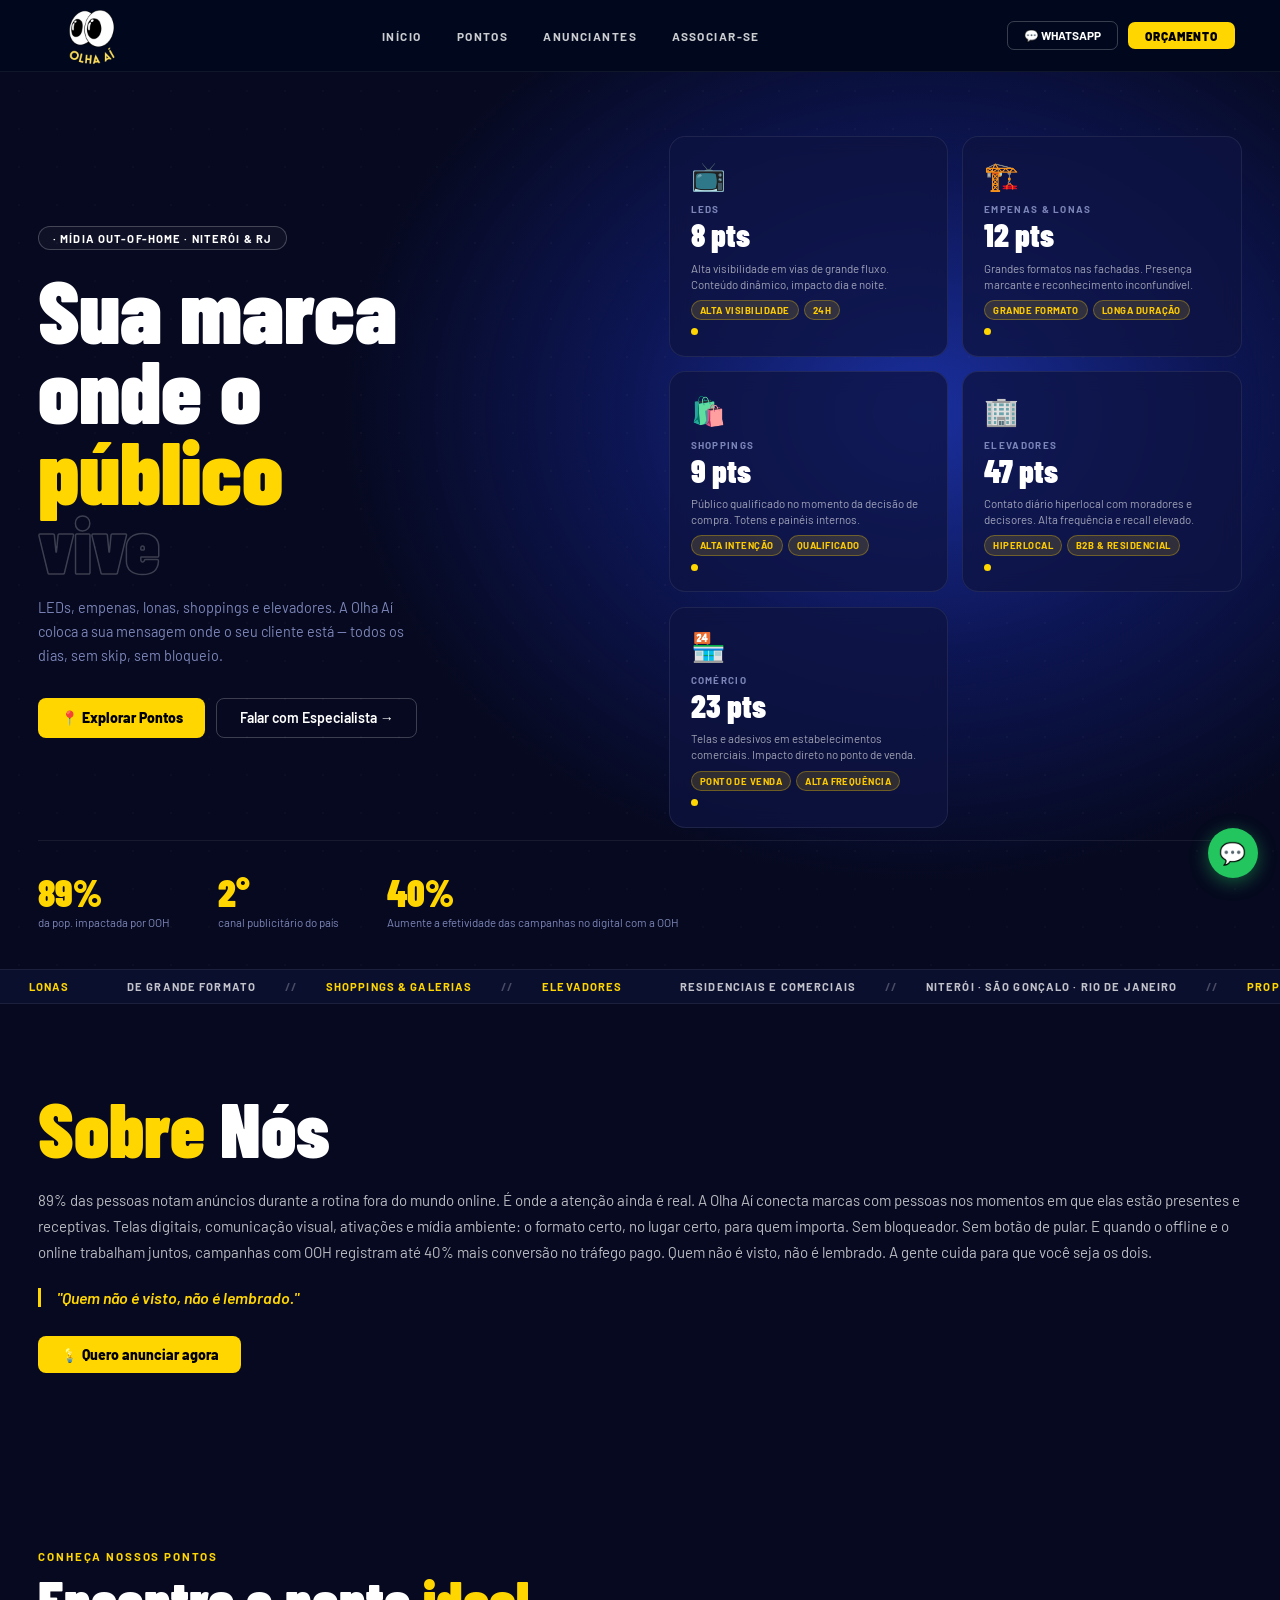
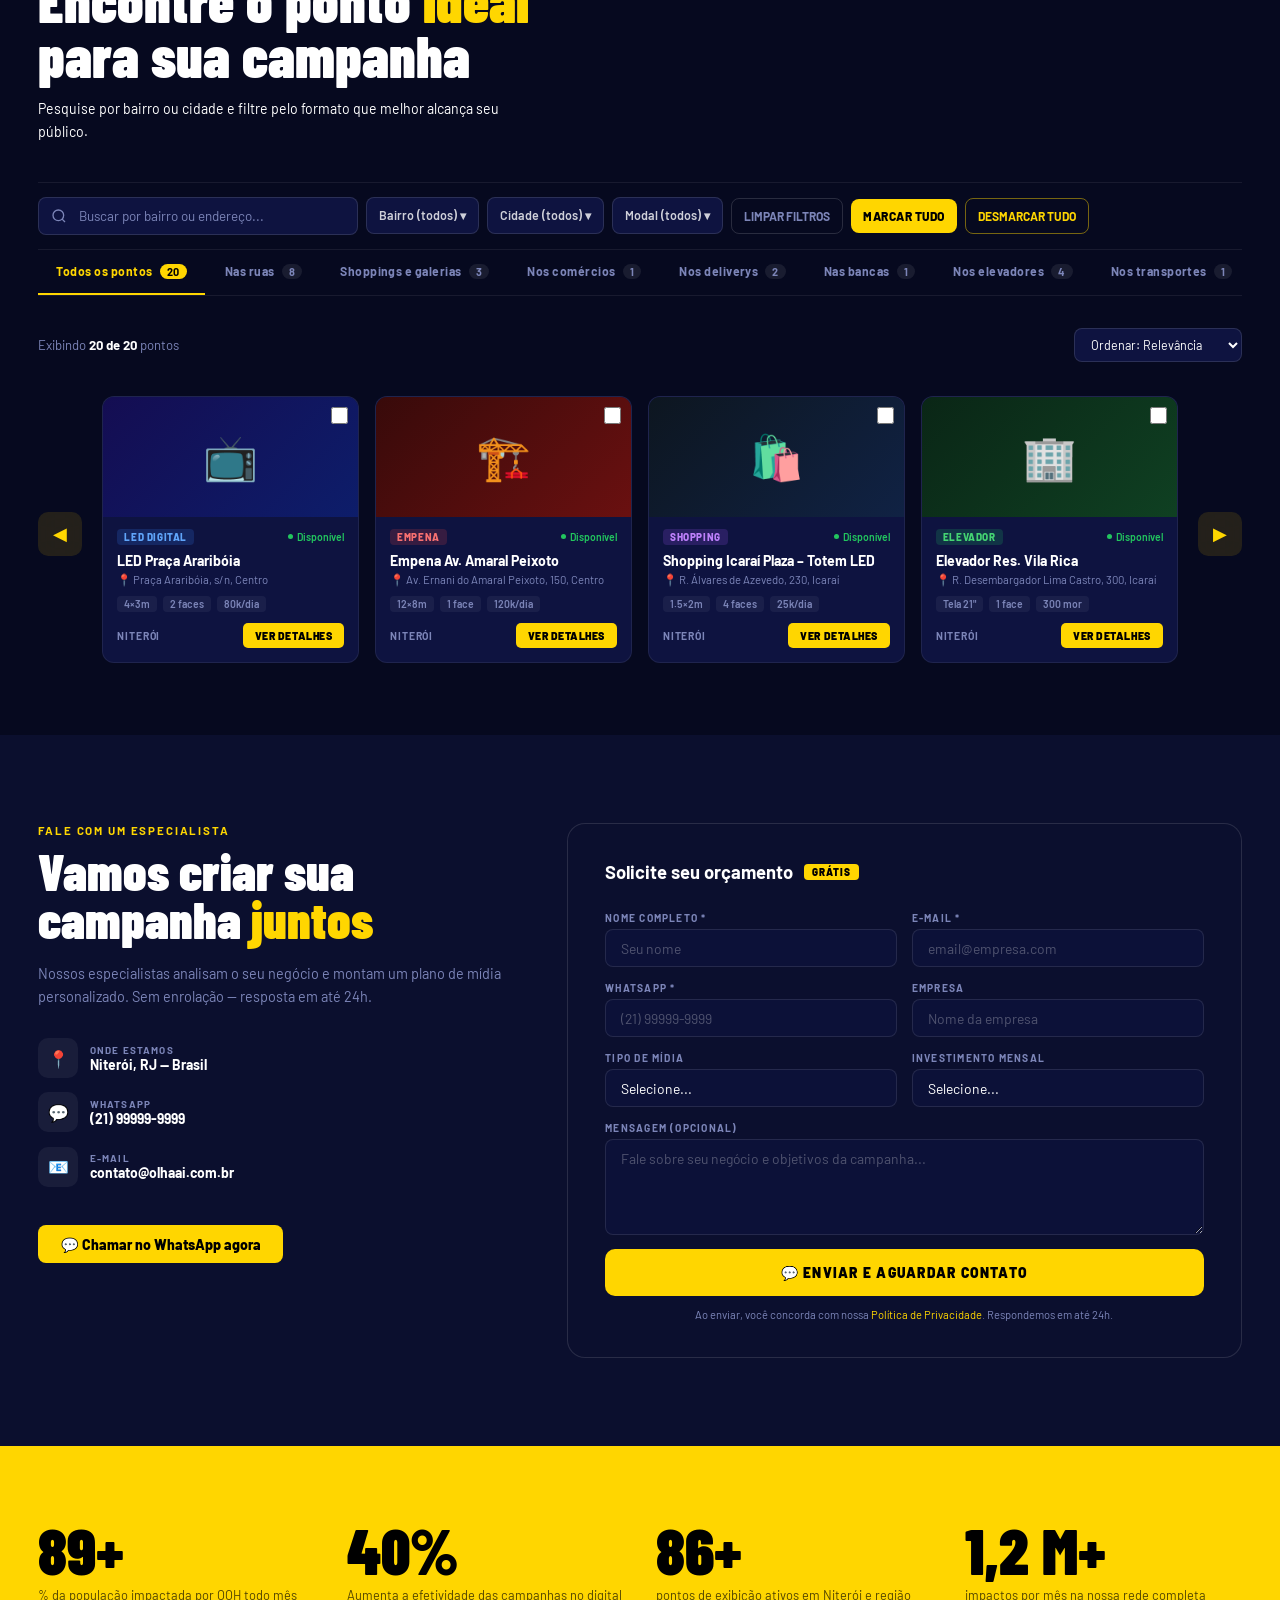
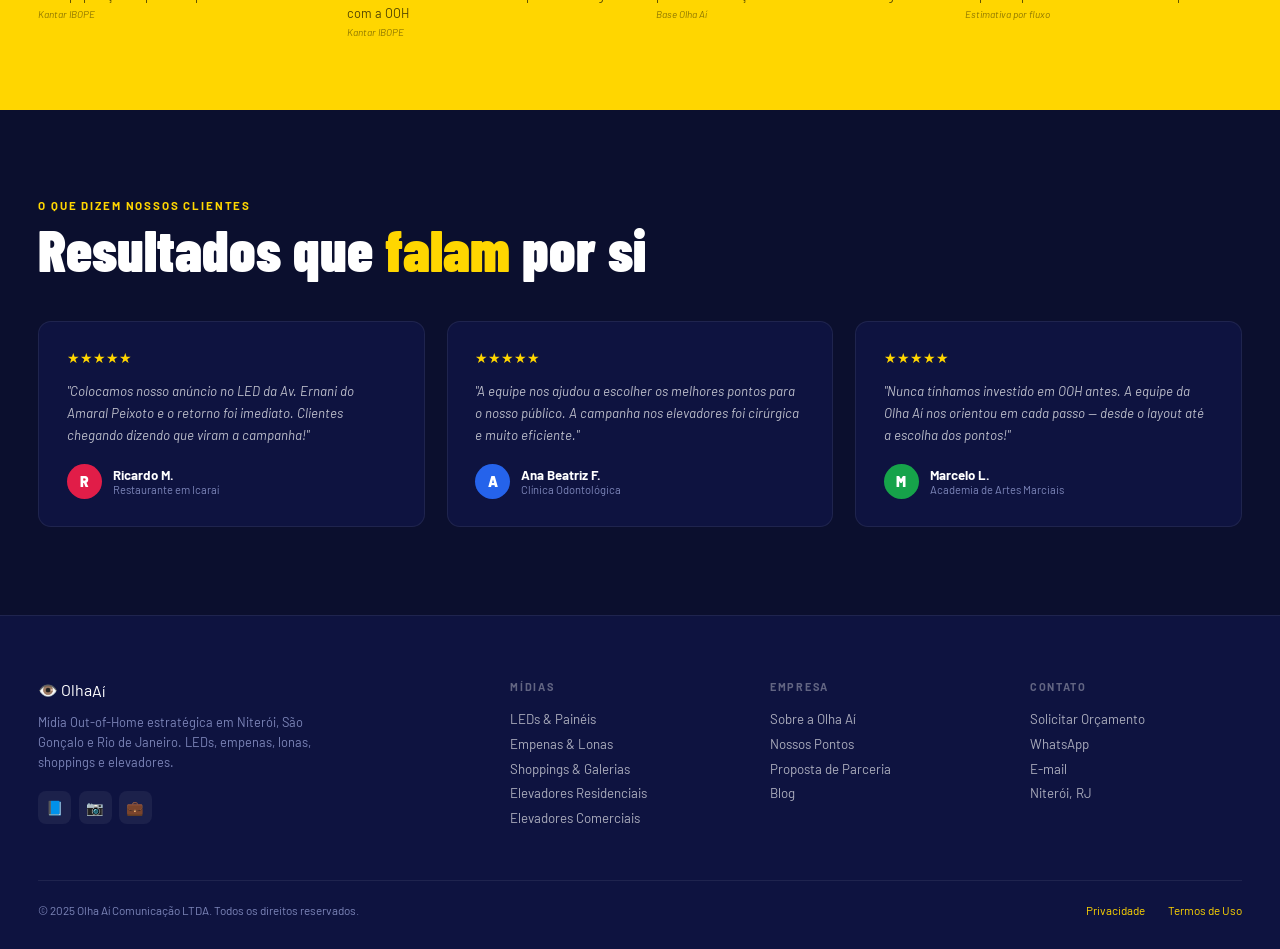
<file: index.html>
<!DOCTYPE html>
<html lang="pt-BR">
<head>
  <meta charset="UTF-8"/>
  <meta name="viewport" content="width=device-width, initial-scale=1.0"/>
  <title>Olha Aí — Mídia Out-of-Home Niterói & RJ</title>
  <link rel="stylesheet" href="style.css"/>
  <style>
    .hc-desc {
      font-size: 0.72rem;
      color: rgba(255,255,255,0.6);
      margin: 0.4rem 0 0.5rem;
      line-height: 1.4;
    }
    .hc-tags {
      display: flex;
      flex-wrap: wrap;
      gap: 0.3rem;
      margin-top: 0.3rem;
    }
    .hc-tags span {
      font-size: 0.6rem;
      font-weight: 700;
      letter-spacing: 0.05em;
      padding: 0.2rem 0.5rem;
      border-radius: 99px;
      background: rgba(255,204,0,0.15);
      color: #ffcc00;
      border: 1px solid rgba(255,204,0,0.3);
    }
  </style>
</head>
<body>

<nav id="navbar">
  <a class="logo" href="#hero">
    <img src="img/logo3.0.png" alt="Olha Aí" class="logo-img" />
  </a>
  <div class="nav-links">
    <a href="#inicio">INÍCIO</a>
    <a href="#pontos">PONTOS</a>
    <a href="#clientes">ANUNCIANTES</a>
    <a href="associar-se.html">ASSOCIAR-SE</a>
  </div>
  <div class="nav-actions">
    <button class="btn-whatsapp">💬 WHATSAPP</button>
    <button class="btn-orcamento" onclick="document.getElementById('orcamento').scrollIntoView({behavior:'smooth'})">ORÇAMENTO</button>
  </div>
</nav>

<section id="hero">
  <div class="hero-left fade-in">
    <div class="hero-badge">· MÍDIA OUT-OF-HOME · NITERÓI &amp; RJ</div>
    <h1 class="hero-title">
      <span class="ht-solid">Sua marca</span>
      <span class="ht-solid">onde o</span>
      <span class="ht-yellow">público</span>
      <span class="ht-outline">vive</span>
    </h1>
    <p class="hero-desc">LEDs, empenas, lonas, shoppings e elevadores. A Olha Aí coloca a sua mensagem onde o seu cliente está — todos os dias, sem skip, sem bloqueio.</p>
    <div class="hero-ctas">
      <button class="btn-primary" onclick="document.getElementById('pontos').scrollIntoView({behavior:'smooth'})">📍 Explorar Pontos</button>
      <button class="btn-ghost" onclick="document.getElementById('orcamento').scrollIntoView({behavior:'smooth'})">Falar com Especialista →</button>
    </div>
  </div>
  <div class="hero-cards fade-in delay-1">
    <div class="hero-card">
      <span class="hc-icon">📺</span>
      <div class="hc-label">LEDS</div>
      <div class="hc-pts">8 pts</div>
      <p class="hc-desc">Alta visibilidade em vias de grande fluxo. Conteúdo dinâmico, impacto dia e noite.</p>
      <div class="hc-tags"><span>ALTA VISIBILIDADE</span><span>24H</span></div>
      <div class="hc-dot"></div>
    </div>
    <div class="hero-card">
      <span class="hc-icon">🏗️</span>
      <div class="hc-label">EMPENAS &amp; LONAS</div>
      <div class="hc-pts">12 pts</div>
      <p class="hc-desc">Grandes formatos nas fachadas. Presença marcante e reconhecimento inconfundível.</p>
      <div class="hc-tags"><span>GRANDE FORMATO</span><span>LONGA DURAÇÃO</span></div>
      <div class="hc-dot"></div>
    </div>
    <div class="hero-card">
      <span class="hc-icon">🛍️</span>
      <div class="hc-label">SHOPPINGS</div>
      <div class="hc-pts">9 pts</div>
      <p class="hc-desc">Público qualificado no momento da decisão de compra. Totens e painéis internos.</p>
      <div class="hc-tags"><span>ALTA INTENÇÃO</span><span>QUALIFICADO</span></div>
      <div class="hc-dot"></div>
    </div>
    <div class="hero-card">
      <span class="hc-icon">🏢</span>
      <div class="hc-label">ELEVADORES</div>
      <div class="hc-pts">47 pts</div>
      <p class="hc-desc">Contato diário hiperlocal com moradores e decisores. Alta frequência e recall elevado.</p>
      <div class="hc-tags"><span>HIPERLOCAL</span><span>B2B &amp; RESIDENCIAL</span></div>
      <div class="hc-dot"></div>
    </div>
    <div class="hero-card">
      <span class="hc-icon">🏪</span>
      <div class="hc-label">COMÉRCIO</div>
      <div class="hc-pts">23 pts</div>
      <p class="hc-desc">Telas e adesivos em estabelecimentos comerciais. Impacto direto no ponto de venda.</p>
      <div class="hc-tags"><span>PONTO DE VENDA</span><span>ALTA FREQUÊNCIA</span></div>
      <div class="hc-dot"></div>
    </div>
  </div>
  <div class="hero-stats fade-in delay-2">
    <div class="hstat"><div class="hstat-num">89%</div><div class="hstat-lbl">da pop. impactada por OOH</div></div>
    <div class="hstat"><div class="hstat-num">2°</div><div class="hstat-lbl">canal publicitário do país</div></div>
    <div class="hstat"><div class="hstat-num">40%</div><div class="hstat-lbl">Aumente a efetividade das campanhas no digital com a OOH</div></div>
  </div>
</section>

<div class="ticker">
  <div class="ticker-track">
    <span class="ti yellow">LONAS</span><span class="ti"> DE GRANDE FORMATO</span><span class="ti sep"> // </span>
    <span class="ti yellow">SHOPPINGS &amp; GALERIAS</span><span class="ti sep"> // </span>
    <span class="ti yellow">ELEVADORES</span><span class="ti"> RESIDENCIAIS E COMERCIAIS</span><span class="ti sep"> // </span>
    <span class="ti">NITERÓI · SÃO GONÇALO · RIO DE JANEIRO</span><span class="ti sep"> // </span>
    <span class="ti yellow">PROPOSTA DE PARCERIA</span><span class="ti"> — GERE RECEITA PASSIVA</span><span class="ti sep"> // </span>
    <span class="ti yellow">LEDS</span><span class="ti"> DE ALTO IMPACTO</span><span class="ti sep"> // </span>
    <span class="ti yellow">LONAS</span><span class="ti"> DE GRANDE FORMATO</span><span class="ti sep"> // </span>
    <span class="ti yellow">SHOPPINGS &amp; GALERIAS</span><span class="ti sep"> // </span>
    <span class="ti yellow">ELEVADORES</span><span class="ti"> RESIDENCIAIS E COMERCIAIS</span><span class="ti sep"> // </span>
    <span class="ti">NITERÓI · SÃO GONÇALO · RIO DE JANEIRO</span><span class="ti sep"> // </span>
    <span class="ti yellow">PROPOSTA DE PARCERIA</span><span class="ti"> — GERE RECEITA PASSIVA</span><span class="ti sep"> // </span>
    <span class="ti yellow">LEDS</span><span class="ti"> DE ALTO IMPACTO</span><span class="ti sep"> // </span>
  </div>
</div>

<section id="sobre">
  <h2 class="sobre-title"><span class="accent">Sobre</span> Nós</h2>
  <div class="sobre-right fade-in delay-1">
    <p>89% das pessoas notam anúncios durante a
rotina fora do mundo online. É onde a atenção
ainda é real. A Olha Aí conecta marcas com
pessoas nos momentos em que elas estão
presentes e receptivas. Telas digitais,
comunicação visual, ativações e mídia ambiente:
o formato certo, no lugar certo, para quem
importa. Sem bloqueador. Sem botão de pular. 
E quando o offline e o online trabalham juntos,
campanhas com OOH registram até 40% mais
conversão no tráfego pago.
Quem não é visto, não é lembrado. A gente
cuida para que você seja os dois.</p>
    <blockquote class="sobre-quote">"Quem não é visto, não é lembrado."</blockquote>
    <button class="btn-primary" onclick="document.getElementById('orcamento').scrollIntoView({behavior:'smooth'})">💡 Quero anunciar agora</button>
  </div>
</section>


<section id="pontos">

  <div class="pontos-header">
    <p class="eyebrow">Conheça nossos pontos</p>
    <h2 class="section-title">Encontre o ponto <span class="accent">ideal</span><br>para sua campanha</h2>
    <p class="section-sub">Pesquise por bairro ou cidade e filtre pelo formato que melhor alcança seu público.</p>
  </div>

  
  <div class="search-section">
    <div class="search-wrap">
      <svg width="16" height="16" fill="none" stroke="currentColor" stroke-width="2" viewBox="0 0 24 24">
        <circle cx="11" cy="11" r="8"/><path d="m21 21-4.35-4.35"/>
      </svg>
      <input type="text" id="searchInput" placeholder="Buscar por bairro ou endereço..." oninput="applyFilters()">
    </div>

    <div class="dropdown-wrapper" id="bairroWrapper">
      <button class="filter-btn" onclick="toggleDropdown('bairroMenu')">
        <span id="bairroLabel">Bairro (todos)</span> ▾
      </button>
      <div class="dropdown-menu" id="bairroMenu"></div>
    </div>

    <div class="dropdown-wrapper" id="cidadeWrapper">
      <button class="filter-btn" onclick="toggleDropdown('cidadeMenu')">
        <span id="cidadeLabel">Cidade (todos)</span> ▾
      </button>
      <div class="dropdown-menu" id="cidadeMenu">
        <div class="dropdown-item">
          <input type="checkbox" id="city-niteroi" value="NITERÓI" onchange="onCityChange()">
          <label for="city-niteroi">Niterói</label>
        </div>
        <div class="dropdown-item">
          <input type="checkbox" id="city-rio" value="RIO DE JANEIRO" onchange="onCityChange()">
          <label for="city-rio">Rio de Janeiro</label>
        </div>
      </div>
    </div>

    <div class="dropdown-wrapper" id="modalWrapper">
      <button class="filter-btn" onclick="toggleDropdown('modalMenu')">
        <span id="modalLabel">Modal (todos)</span> ▾
      </button>
      <div class="dropdown-menu" id="modalMenu">
        <div class="dropdown-item"><input type="checkbox" id="modal-leds"     value="LEDS"                     onchange="onModalChange()"><label for="modal-leds">Leds</label></div>
        <div class="dropdown-item"><input type="checkbox" id="modal-lonas"    value="LONAS"                    onchange="onModalChange()"><label for="modal-lonas">Lonas</label></div>
        <div class="dropdown-item"><input type="checkbox" id="modal-empenas"  value="EMPENAS"                  onchange="onModalChange()"><label for="modal-empenas">Empenas</label></div>
        <div class="dropdown-item"><input type="checkbox" id="modal-totem"   value="TOTEM"                   onchange="onModalChange()"><label for="modal-totem">Totem</label></div>
        <div class="dropdown-item"><input type="checkbox" id="modal-telas"    value="TELAS DIGITAIS"           onchange="onModalChange()"><label for="modal-telas">Telas Digitais</label></div>
        <div class="dropdown-item"><input type="checkbox" id="modal-adesivos" value="ADESIVOS"                 onchange="onModalChange()"><label for="modal-adesivos">Adesivos</label></div>
        <div class="dropdown-item"><input type="checkbox" id="modal-delivery" value="PUBLICIDADE EM DELIVERYS" onchange="onModalChange()"><label for="modal-delivery">Publicidade em Deliverys</label></div>
      </div>
    </div>

    <button class="btn-clear"         onclick="clearFilters()">LIMPAR FILTROS</button>
    <button class="btn-yellow"        onclick="markAll()">MARCAR TUDO</button>
    <button class="btn-outline-yellow" onclick="unmarkAll()">DESMARCAR TUDO</button>
  </div>

 
  <div class="tabs-section" id="tabsSection">
    <button class="filter-tab active" data-tab="todos">Todos os pontos      <span class="tab-count" id="count-todos"></span></button>
    <button class="filter-tab"        data-tab="ruas">Nas ruas             <span class="tab-count" id="count-ruas"></span></button>
    <button class="filter-tab"        data-tab="shoppings">Shoppings e galerias <span class="tab-count" id="count-shoppings"></span></button>
    <button class="filter-tab"        data-tab="comercios">Nos comércios        <span class="tab-count" id="count-comercios"></span></button>
    <button class="filter-tab"        data-tab="deliverys">Nos deliverys        <span class="tab-count" id="count-deliverys"></span></button>
    <button class="filter-tab"        data-tab="bancas">Nas bancas           <span class="tab-count" id="count-bancas"></span></button>
    <button class="filter-tab"        data-tab="elevadores">Nos elevadores       <span class="tab-count" id="count-elevadores"></span></button>
    <button class="filter-tab"        data-tab="transportes">Nos transportes     <span class="tab-count" id="count-transportes"></span></button>
  </div>

  <div class="active-filters" id="activeFilters"></div>

  <div class="results-header">
    <p class="results-count">Exibindo <strong id="resultsCount">0</strong> pontos</p>
    <select class="sort-select" onchange="applyFilters()">
      <option>Ordenar: Relevância</option>
      <option>Ordenar: Menor preço</option>
      <option>Ordenar: Maior preço</option>
    </select>
  </div>

  <div class="pontos-carousel">
    <button class="scroll-arrow scroll-left" onclick="scrollLeft()">◀</button>
    <div class="carousel-wrapper">
      <div class="cards-grid" id="cardsGrid"></div>
    </div>
    <button class="scroll-arrow scroll-right" onclick="scrollRight()">▶</button>
  </div>

</section>


<section id="orcamento">
  <div class="contact-grid">
    <div class="contact-info fade-in">
      <div class="eyebrow">FALE COM UM ESPECIALISTA</div>
      <h2 class="contact-title">Vamos criar sua<br>campanha <span class="accent">juntos</span></h2>
      <p class="contact-desc">Nossos especialistas analisam o seu negócio e montam um plano de mídia personalizado. Sem enrolação — resposta em até 24h.</p>
      <div class="cd-row"><div class="cd-icon">📍</div><div><div class="cd-label">ONDE ESTAMOS</div><div class="cd-value">Niterói, RJ — Brasil</div></div></div>
      <div class="cd-row"><div class="cd-icon">💬</div><div><div class="cd-label">WHATSAPP</div><div class="cd-value">(21) 99999-9999</div></div></div>
      <div class="cd-row"><div class="cd-icon">📧</div><div><div class="cd-label">E-MAIL</div><div class="cd-value">contato@olhaai.com.br</div></div></div>
      <button class="btn-primary" style="margin-top:1.5rem">💬 Chamar no WhatsApp agora</button>
    </div>
    <div class="form-box fade-in delay-1">
      <div class="form-header"><h3>Solicite seu orçamento</h3><span class="badge-gratis">GRÁTIS</span></div>
      <div class="form-row">
        <div class="form-group"><label>NOME COMPLETO *</label><input type="text" placeholder="Seu nome"/></div>
        <div class="form-group"><label>E-MAIL *</label><input type="email" placeholder="email@empresa.com"/></div>
      </div>
      <div class="form-row">
        <div class="form-group"><label>WHATSAPP *</label><input type="tel" placeholder="(21) 99999-9999"/></div>
        <div class="form-group"><label>EMPRESA</label><input type="text" placeholder="Nome da empresa"/></div>
      </div>
      <div class="form-row">
        <div class="form-group"><label>TIPO DE MÍDIA</label><select><option value="">Selecione...</option><option>LEDs &amp; Painéis</option><option>Empenas &amp; Lonas</option><option>Shoppings &amp; Galerias</option><option>Elevadores Residenciais</option><option>Elevadores Comerciais</option><option>Pacote Completo</option></select></div>
        <div class="form-group"><label>INVESTIMENTO MENSAL</label><select><option value="">Selecione...</option><option>Até R$ 1.000</option><option>R$ 1.000 – R$ 3.000</option><option>R$ 3.000 – R$ 8.000</option><option>Acima de R$ 8.000</option></select></div>
      </div>
      <div class="form-row"><div class="form-group full"><label>MENSAGEM (OPCIONAL)</label><textarea placeholder="Fale sobre seu negócio e objetivos da campanha..."></textarea></div></div>
      <button class="btn-submit">💬 ENVIAR E AGUARDAR CONTATO</button>
      <p class="form-note">Ao enviar, você concorda com nossa <a href="#">Política de Privacidade</a>. Respondemos em até 24h.</p>
    </div>
  </div>
</section>

<section id="stats">
  <div class="stats-grid fade-in">
    <div class="sblock"><div class="snum">89+</div><div class="sdesc">% da população impactada por OOH todo mês</div><div class="ssrc">Kantar IBOPE</div></div>
    <div class="sblock"><div class="snum">40%</div><div class="sdesc">Aumenta a efetividade das campanhas no digital com a OOH</div><div class="ssrc">Kantar IBOPE</div></div>
    <div class="sblock"><div class="snum">86+</div><div class="sdesc">pontos de exibição ativos em Niterói e região</div><div class="ssrc">Base Olha Aí</div></div>
    <div class="sblock"><div class="snum">1,2 M+</div><div class="sdesc">impactos por mês na nossa rede completa</div><div class="ssrc">Estimativa por fluxo</div></div>
  </div>
</section>

<section id="clientes">
  <div class="fade-in">
    <div class="eyebrow">O QUE DIZEM NOSSOS CLIENTES</div>
    <h2 class="section-title">Resultados que <span class="accent">falam</span> por si</h2>
  </div>
  <div class="testimonials fade-in delay-1">
    <div class="tcard"><div class="tstars">★★★★★</div><p class="ttext">"Colocamos nosso anúncio no LED da Av. Ernani do Amaral Peixoto e o retorno foi imediato. Clientes chegando dizendo que viram a campanha!"</p><div class="tauthor"><div class="tavatar" style="background:#e11d48">R</div><div><div class="tname">Ricardo M.</div><div class="trole">Restaurante em Icaraí</div></div></div></div>
    <div class="tcard"><div class="tstars">★★★★★</div><p class="ttext">"A equipe nos ajudou a escolher os melhores pontos para o nosso público. A campanha nos elevadores foi cirúrgica e muito eficiente."</p><div class="tauthor"><div class="tavatar" style="background:#2563eb">A</div><div><div class="tname">Ana Beatriz F.</div><div class="trole">Clínica Odontológica</div></div></div></div>
    <div class="tcard"><div class="tstars">★★★★★</div><p class="ttext">"Nunca tínhamos investido em OOH antes. A equipe da Olha Aí nos orientou em cada passo — desde o layout até a escolha dos pontos!"</p><div class="tauthor"><div class="tavatar" style="background:#16a34a">M</div><div><div class="tname">Marcelo L.</div><div class="trole">Academia de Artes Marciais</div></div></div></div>
  </div>
</section>

<footer>
  <div class="footer-grid">
    <div class="footer-brand">
      <a class="logo" href="#hero">👁️ Olha <span class="logo-accent">Aí</span></a>
      <p>Mídia Out-of-Home estratégica em Niterói, São Gonçalo e Rio de Janeiro. LEDs, empenas, lonas, shoppings e elevadores.</p>
      <div class="footer-socials"><a class="soc" href="#">📘</a><a class="soc" href="#">📷</a><a class="soc" href="#">💼</a></div>
    </div>
    <div class="footer-col"><h4>MÍDIAS</h4><a href="#">LEDs &amp; Painéis</a><a href="#">Empenas &amp; Lonas</a><a href="#">Shoppings &amp; Galerias</a><a href="#">Elevadores Residenciais</a><a href="#">Elevadores Comerciais</a></div>
    <div class="footer-col"><h4>EMPRESA</h4><a href="#">Sobre a Olha Aí</a><a href="#">Nossos Pontos</a><a href="#">Proposta de Parceria</a><a href="#">Blog</a></div>
    <div class="footer-col"><h4>CONTATO</h4><a href="#">Solicitar Orçamento</a><a href="#">WhatsApp</a><a href="#">E-mail</a><a href="#">Niterói, RJ</a></div>
  </div>
  <div class="footer-bottom">
    <p>© 2025 Olha Aí Comunicação LTDA. Todos os direitos reservados.</p>
    <div class="footer-links"><a href="#">Privacidade</a><a href="#">Termos de Uso</a></div>
  </div>
</footer>

<div class="chat-float">💬</div>

<script src="script.js"></script>
<script src="wpp.js"></script>
</body>
</html>
</file>
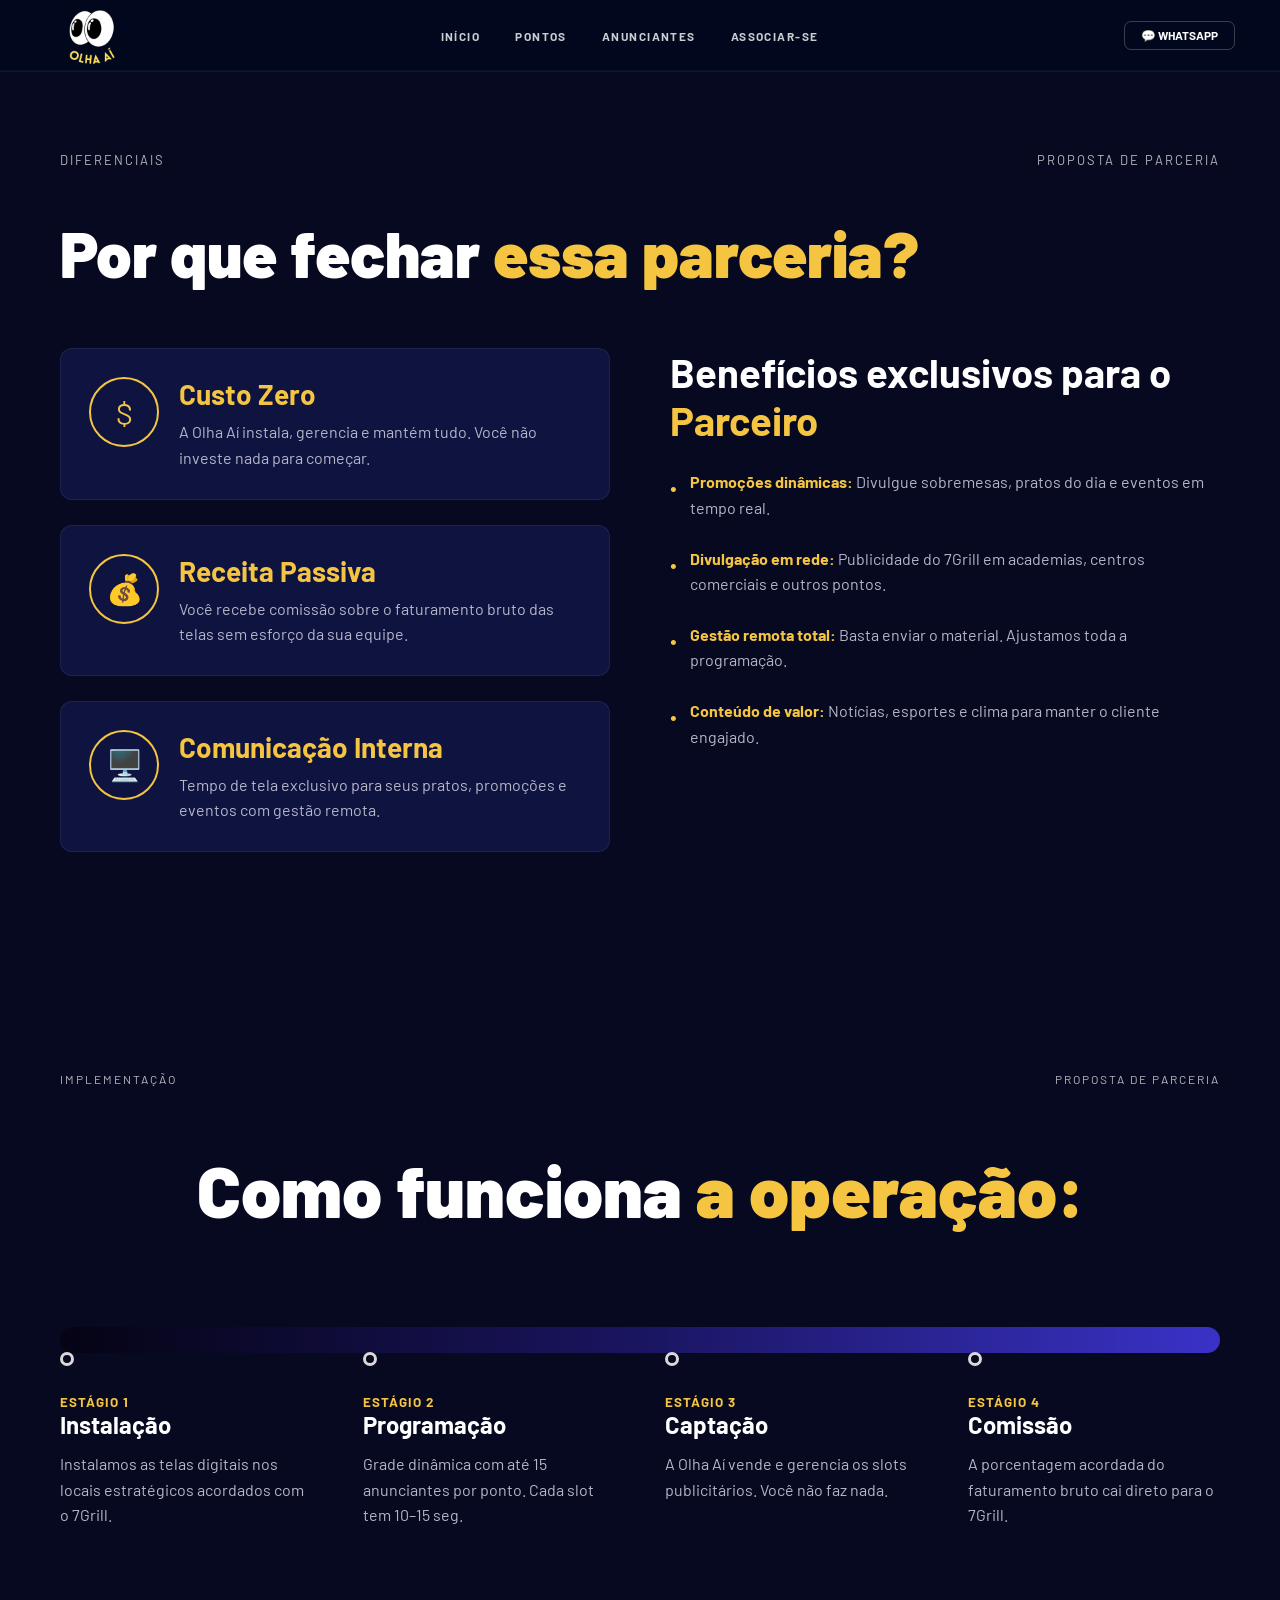
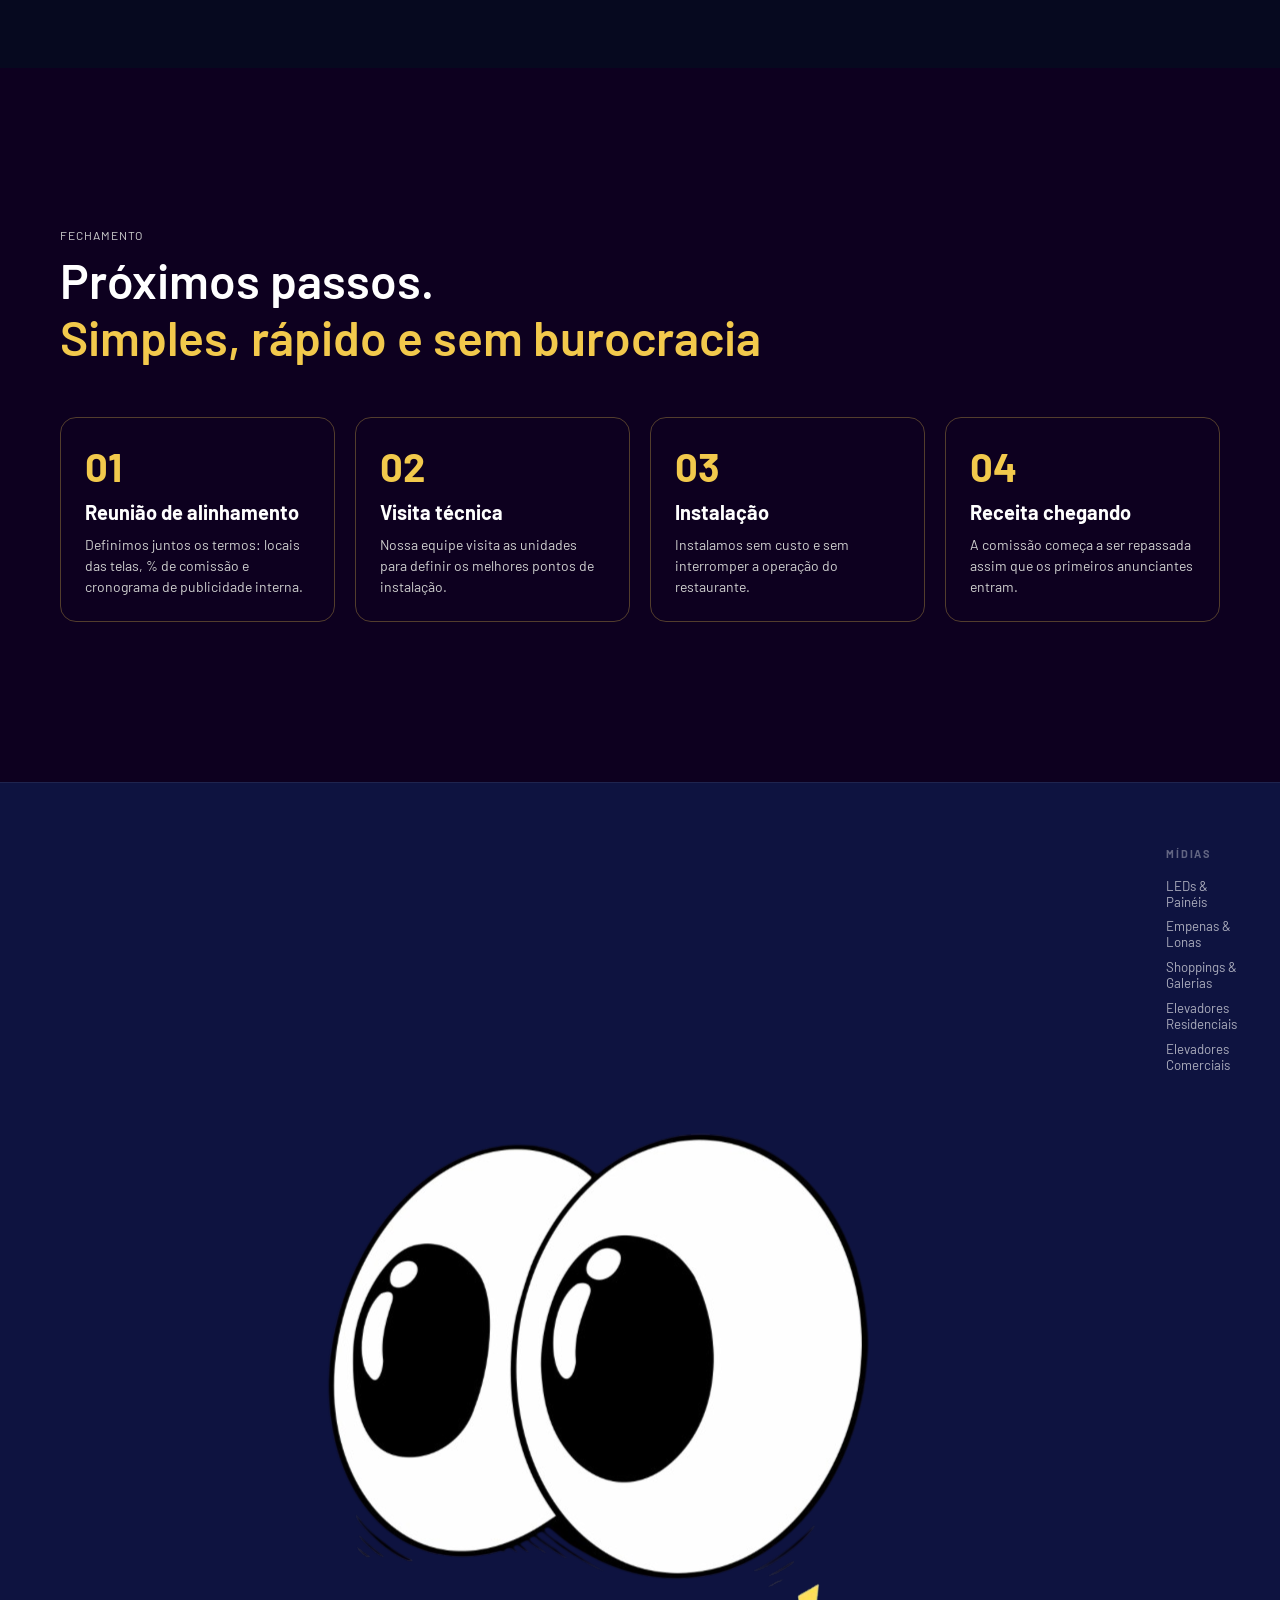
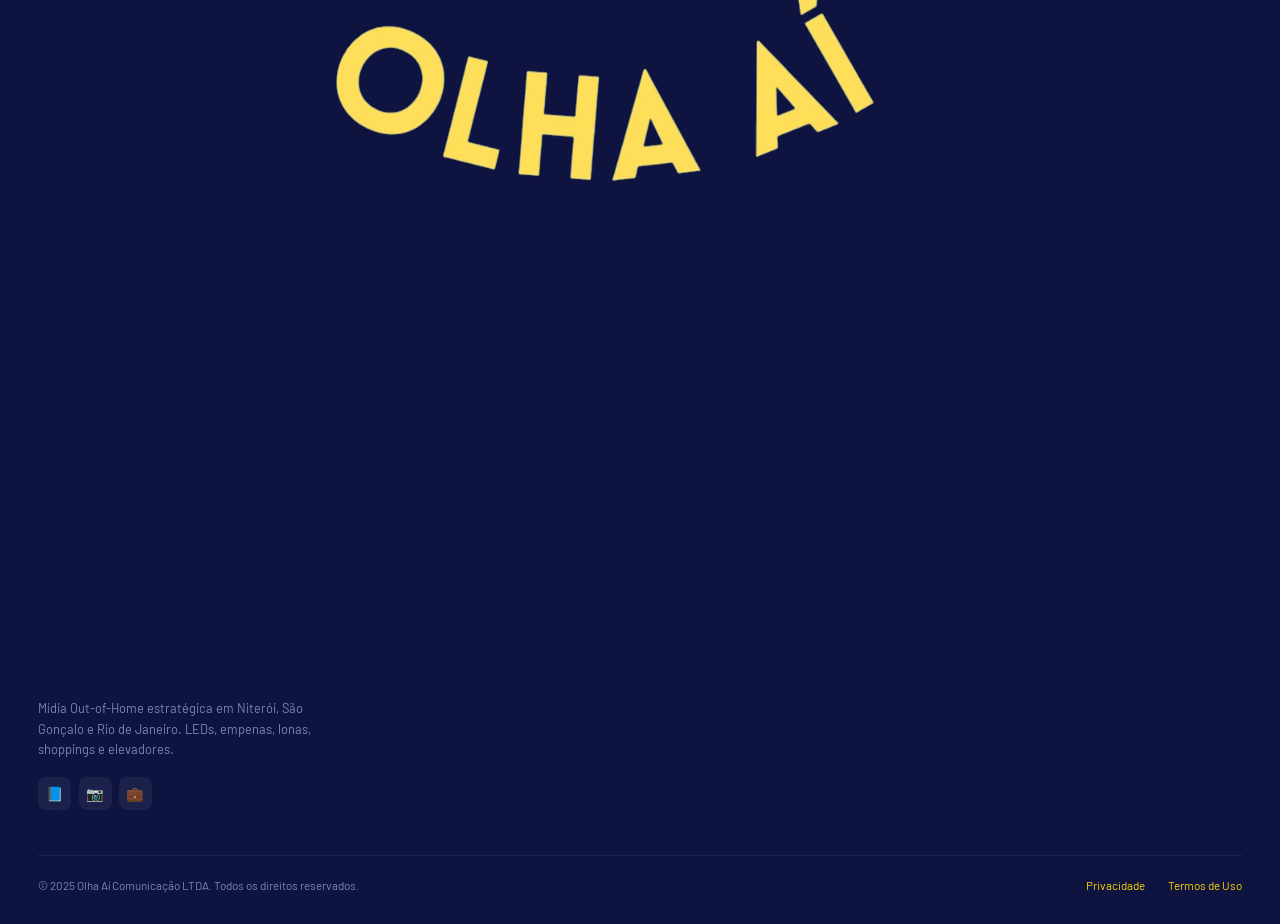
<file: associar-se.html>
<!DOCTYPE html>
<html lang="pt-BR">
<head>
<meta charset="UTF-8"/>
<meta name="viewport" content="width=device-width, initial-scale=1.0"/>
<title>Olha Aí — Mídia Out-of-Home Niterói & RJ</title>
<link rel="stylesheet" href="parceriros.css"/>
<link rel="stylesheet" href="style.css"/>
</head>
<body>
 

<nav id="navbar">
    <a class="logo" href="#hero">
    <img src="img/logo3.0.png" alt="Olha Aí" class="logo-img" />
  </a>
 <div class="nav-links">
    <a href="index.html#inicio">INÍCIO</a>
    <a href="index.html#pontos">PONTOS</a>
    <a href="index.html#clientes">ANUNCIANTES</a>
    <a href="associar-se.html">ASSOCIAR-SE</a>
  </div>
  <div class="nav-actions">
    <button class="btn-whatsapp">💬 WHATSAPP</button>
   
  </div>
</nav>

<section class="section">

    <div class="header">
        <span>DIFERENCIAIS</span>
        <span>PROPOSTA DE PARCERIA</span>
    </div>

    <h1 class="title">
        Por que fechar <span>essa parceria?</span>
    </h1>

    <div class="grid">

        <div class="cards">

            <div class="card">
                <div class="icon">$</div>
                <div>
                    <h3>Custo Zero</h3>
                    <p>A Olha Aí instala, gerencia e mantém tudo. Você não investe nada para começar.</p>
                </div>
            </div>

            <div class="card">
                <div class="icon">💰</div>
                <div>
                    <h3>Receita Passiva</h3>
                    <p>Você recebe comissão sobre o faturamento bruto das telas sem esforço da sua equipe.</p>
                </div>
            </div>

            <div class="card">
                <div class="icon">🖥️</div>
                <div>
                    <h3>Comunicação Interna</h3>
                    <p>Tempo de tela exclusivo para seus pratos, promoções e eventos com gestão remota.</p>
                </div>
            </div>

        </div>

        <div class="benefits">
            <h2>Benefícios exclusivos para o <span class="gold">Parceiro</span></h2>

            <ul>
                <li><strong>Promoções dinâmicas:</strong> Divulgue sobremesas, pratos do dia e eventos em tempo real.</li>
                <li><strong>Divulgação em rede:</strong> Publicidade do 7Grill em academias, centros comerciais e outros pontos.</li>
                <li><strong>Gestão remota total:</strong> Basta enviar o material. Ajustamos toda a programação.</li>
                <li><strong>Conteúdo de valor:</strong> Notícias, esportes e clima para manter o cliente engajado.</li>
            </ul>
        </div>

    </div>

</section>
<section class="operation">

    <div class="operation-header">
        <span>IMPLEMENTAÇÃO</span>
        <span>PROPOSTA DE PARCERIA</span>
    </div>

    <h2 class="operation-title">
        Como funciona <span>a operação:</span>
    </h2>

    <div class="timeline">

        <div class="timeline-line"></div>

        <div class="step">
            <div class="dot"></div>
            <small>ESTÁGIO 1</small>
            <h3>Instalação</h3>
            <p>Instalamos as telas digitais nos locais estratégicos acordados com o 7Grill.</p>
        </div>

        <div class="step">
            <div class="dot"></div>
            <small>ESTÁGIO 2</small>
            <h3>Programação</h3>
            <p>Grade dinâmica com até 15 anunciantes por ponto. Cada slot tem 10–15 seg.</p>
        </div>

        <div class="step">
            <div class="dot"></div>
            <small>ESTÁGIO 3</small>
            <h3>Captação</h3>
            <p>A Olha Aí vende e gerencia os slots publicitários. Você não faz nada.</p>
        </div>

        <div class="step">
            <div class="dot"></div>
            <small>ESTÁGIO 4</small>
            <h3>Comissão</h3>
            <p>A porcentagem acordada do faturamento bruto cai direto para o 7Grill.</p>
        </div>

    </div>

</section>

<section class="steps">
  <div class="container">
    <header class="steps-header">
      <span class="tag">FECHAMENTO</span>
      <h2>
        Próximos passos.<br />
        <span>Simples, rápido e sem burocracia</span>
      </h2>
    </header>

    <div class="steps-grid">
      <article class="step-card">
        <span class="step-number">01</span>
        <h3>Reunião de alinhamento</h3>
        <p>
          Definimos juntos os termos: locais das telas, % de comissão e
          cronograma de publicidade interna.
        </p>
      </article>

      <article class="step-card">
        <span class="step-number">02</span>
        <h3>Visita técnica</h3>
        <p>
          Nossa equipe visita as unidades para definir os melhores pontos de
          instalação.
        </p>
      </article>

      <article class="step-card">
        <span class="step-number">03</span>
        <h3>Instalação</h3>
        <p>
          Instalamos sem custo e sem interromper a operação do restaurante.
        </p>
      </article>

      <article class="step-card">
        <span class="step-number">04</span>
        <h3>Receita chegando</h3>
        <p>
          A comissão começa a ser repassada assim que os primeiros anunciantes
          entram.
        </p>
      </article>
    </div>
  </div>
</section>
<footer>
  <div class="footer-grid">
    <div class="footer-brand">
      <a class="logo logo-footer" href="index.html#hero">
        <img src="img/logo3.0.png" alt="Olha Aí" class="logo-img-footer" />
      </a>
      <p>Mídia Out-of-Home estratégica em Niterói, São Gonçalo e Rio de Janeiro. LEDs, empenas, lonas, shoppings e elevadores.</p>
      <div class="footer-socials">
        <a class="soc" href="#">📘</a>
        <a class="soc" href="#">📷</a>
        <a class="soc" href="#">💼</a>
      </div>
    </div>
    <div class="footer-col"><h4>MÍDIAS</h4><a href="#">LEDs &amp; Painéis</a><a href="#">Empenas &amp; Lonas</a><a href="#">Shoppings &amp; Galerias</a><a href="#">Elevadores Residenciais</a><a href="#">Elevadores Comerciais</a></div>
    <div class="footer-col"><h4>EMPRESA</h4><a href="#">Sobre a Olha Aí</a><a href="#">Nossos Pontos</a><a href="#">Proposta de Parceria</a><a href="#">Blog</a></div>
    <div class="footer-col"><h4>CONTATO</h4><a href="#">Solicitar Orçamento</a><a href="#">WhatsApp</a><a href="#">E-mail</a><a href="#">Niterói, RJ</a></div>
  </div>
  <div class="footer-bottom">
    <p>© 2025 Olha Aí Comunicação LTDA. Todos os direitos reservados.</p>
    <div class="footer-links"><a href="#">Privacidade</a><a href="#">Termos de Uso</a></div>
  </div>
</footer>

</body>
</html>
</file>
<file: style.css>
@import url('https://fonts.googleapis.com/css2?family=Barlow+Condensed:ital,wght@0,400;0,600;0,700;0,800;0,900;1,400&family=Barlow:ital,wght@0,400;0,500;0,600;0,700;1,400&display=swap');


*, *::before, *::after { box-sizing: border-box; margin: 0; padding: 0; }


:root {
  
  --bg-base:   #06091f;
  --bg-alt:    #0b0f2e;
  --bg-card:   #0e1340;
  --bg-card2:  #101648;
  --bg-input:  #0c1138;
  --bg-form:   #0b0f2e;

  
  --border:    rgba(255,255,255,0.07);
  --border-md: rgba(255,255,255,0.12);

  
  --yellow:    #FFD600;
  --yellow-h:  #e6c000;
  --green:     #22c55e;
  --white:     #ffffff;
  --muted:     #7c85b8;

  --pill-led:        rgba(59,130,246,0.18);
  --pill-led-txt:    #60a5fa;
  --pill-empena:     rgba(239,68,68,0.18);
  --pill-empena-txt: #f87070;
  --pill-shopping:   rgba(168,85,247,0.18);
  --pill-shopping-txt:#be80fa;
  --pill-elevador:   rgba(34,197,94,0.18);
  --pill-elevador-txt:#44d472;
  --pill-lona:       rgba(249,115,22,0.18);
  --pill-lona-txt:   #fb8f3c;
  --pill-restaurante:rgba(190,18,60,0.2);
  --pill-restaurante-txt:#fb7185;

  
  --grad-led:        linear-gradient(135deg,#140d52,#0d1d6a);
  --grad-empena:     linear-gradient(135deg,#380a0a,#6a1010);
  --grad-shopping:   linear-gradient(135deg,#0d1620,#102244);
  --grad-elevador:   linear-gradient(135deg,#0a2616,#0f4022);
  --grad-lona:       linear-gradient(135deg,#1c0a30,#40104e);
  --grad-restaurante:linear-gradient(135deg,#2d0f1a,#4a0f28);

 
  --font-display: 'Barlow Condensed', sans-serif;
  --font-body:    'Barlow', sans-serif;
}


html { scroll-behavior: smooth; }

body {
  background: var(--bg-base);
  color: var(--white);
  font-family: var(--font-body);
  overflow-x: hidden;
  -webkit-font-smoothing: antialiased;
}


.accent        { color: var(--yellow); }
.eyebrow       { font-size: 0.72rem; font-weight: 700; letter-spacing: 0.16em; color: var(--yellow); text-transform: uppercase; margin-bottom: 0.6rem; }
.section-title { font-family: var(--font-display); font-size: clamp(2.6rem,4.5vw,4.2rem); font-weight: 900; line-height: 0.95; margin-bottom: 1rem; }
.section-sub   { font-family: var(--font-body); font-size: 0.88rem; color: var(--white); max-width: 500px; margin-top: 0.4rem; line-height: 1.6; }


.fade-in { opacity: 0; transform: translateY(22px); transition: opacity .55s ease, transform .55s ease; }
.fade-in.delay-1 { transition-delay: .15s; }
.fade-in.delay-2 { transition-delay: .3s; }
.fade-in.visible { opacity: 1; transform: translateY(0); }

 
#navbar {
  position: sticky; top: 0; z-index: 100;
  height: 72px;
  background: rgba(2, 9, 30, 0.96);
  backdrop-filter: blur(18px);
  border-bottom: 1px solid rgba(255,255,255,0.06);
  box-shadow: inset 0 -1px 0 rgba(255,255,255,0.04);
  display: flex; align-items: center; justify-content: space-between;
  padding: 0 2.8rem;
}

.logo {
  display: flex; align-items: center;
  color: var(--white); text-decoration: none;
}
.logo-img {
  max-height: 120px;
  margin-top: 20px; 
  width: auto;
  display: block;
  object-fit: contain;
}

.nav-links { display: flex; align-items: center; gap: 2.2rem; }
.nav-links a {
  font-size: 0.74rem; font-weight: 700; letter-spacing: 0.12em;
  color: rgba(255,255,255,0.8); text-decoration: none;
  transition: color .18s;
}
.nav-links a:hover { color: var(--white); }

.nav-actions { display: flex; align-items: center; gap: 0.6rem; }

.btn-whatsapp {
  background: transparent;
  border: 1.5px solid rgba(255,255,255,0.22);
  color: var(--white); padding: 0.38rem 1rem;
  border-radius: 7px; font-size: 0.74rem; font-weight: 700;
  cursor: pointer; display: flex; align-items: center; gap: 5px;
  font-family: var(--font-body); transition: border-color .18s;
}
.btn-whatsapp:hover { border-color: rgba(255,255,255,0.5); }

.btn-orcamento {
  background: var(--yellow); color: #000;
  padding: 0.38rem 1.1rem; border-radius: 7px;
  font-size: 0.74rem; font-weight: 900; letter-spacing: 0.06em;
  cursor: pointer; border: none; font-family: var(--font-body);
  transition: background .18s;
}
.btn-orcamento:hover { background: var(--yellow-h); }


.btn-primary {
  background: var(--yellow); color: #000;
  padding: 0.65rem 1.4rem; border-radius: 8px;
  font-weight: 800; font-size: 0.88rem; border: none;
  cursor: pointer; display: inline-flex; align-items: center; gap: 6px;
  font-family: var(--font-body); transition: background .18s, transform .1s;
}
.btn-primary:hover { background: var(--yellow-h); transform: translateY(-1px); }

.btn-ghost {
  background: transparent;
  border: 1.5px solid rgba(255,255,255,0.22);
  color: var(--white); padding: 0.65rem 1.4rem;
  border-radius: 8px; font-weight: 600; font-size: 0.88rem;
  cursor: pointer; font-family: var(--font-body);
  transition: border-color .18s;
}
.btn-ghost:hover { border-color: rgba(255,255,255,0.55); }


#hero {
  min-height: calc(100vh - 58px);
  background:
    radial-gradient(ellipse 65% 75% at 72% 38%, #1a2f9e 0%, #0d1655 35%, transparent 70%),
    var(--bg-base);
  display: grid;
  grid-template-columns: 1fr 1fr;
  align-items: center;
  padding: 4rem 2.4rem 2.5rem;
  position: relative; overflow: hidden;
}

#hero::before {
  content: ''; position: absolute; inset: 0; pointer-events: none;
  background-image: radial-gradient(rgba(255,255,255,0.025) 1px, transparent 1px);
  background-size: 38px 38px;
}

.hero-badge {
  display: inline-flex; align-items: center; gap: 6px;
  border: 1px solid rgba(255,255,255,0.22);
  border-radius: 50px; padding: 0.28rem 0.85rem;
  font-size: 0.7rem; font-weight: 700; letter-spacing: 0.1em;
  color: var(--white); margin-bottom: 1.1rem;
  background: rgba(255,255,255,0.04);
}

.hero-title {
  font-family: var(--font-display);
  line-height: 0.9; margin-bottom: 1.1rem;
  display: flex; flex-direction: column;
}
.ht-solid  { font-size: clamp(3.8rem,7vw,6.8rem); font-weight: 900; color: var(--white); }
.ht-yellow { font-size: clamp(3.8rem,7vw,6.8rem); font-weight: 900; color: var(--yellow); }
.ht-outline {
  font-size: clamp(3.2rem,6vw,5.8rem); font-weight: 900;
  color: transparent;
  -webkit-text-stroke: 1.5px rgba(255,255,255,0.22);
}

.hero-desc { font-size: 0.9rem; line-height: 1.65; color: var(--muted); max-width: 370px; margin-bottom: 1.9rem; }
.hero-ctas { display: flex; gap: 0.7rem; flex-wrap: wrap; }

.hero-cards { display: grid; grid-template-columns: 1fr 1fr; gap: 0.9rem; padding-left: 1.8rem; }

.hero-card {
  background: rgba(14,19,64,0.75);
  border: 1px solid rgba(255,255,255,0.08);
  border-radius: 16px; padding: 1.3rem;
  backdrop-filter: blur(10px);
  transition: transform .2s, border-color .2s;
}
.hero-card:hover { transform: translateY(-3px); border-color: rgba(255,214,0,.28); }
.hc-icon  { font-size: 1.75rem; margin-bottom: 0.65rem; display: block; }
.hc-label { font-size: 0.62rem; letter-spacing: 0.13em; color: var(--muted); font-weight: 700; text-transform: uppercase; }
.hc-pts   { font-family: var(--font-display); font-size: 2rem; font-weight: 900; }
.hc-dot   { width: 7px; height: 7px; border-radius: 50%; background: var(--yellow); margin-top: 0.5rem; }

.hero-stats {
  grid-column: 1/-1;
  display: flex; gap: 3rem;
  padding-top: 2rem; margin-top: 0.8rem;
  border-top: 1px solid rgba(255,255,255,0.07);
}
.hstat-num { font-family: var(--font-display); font-size: 2.4rem; font-weight: 900; color: var(--yellow); line-height: 1; }
.hstat-lbl { font-size: 0.72rem; color: var(--muted); margin-top: 0.2rem; }


.ticker {
  background: var(--bg-alt);
  border-top: 1px solid var(--border);
  border-bottom: 1px solid var(--border);
  padding: 0.62rem 0; overflow: hidden;
}
.ticker-track {
  display: flex; white-space: nowrap;
  animation: ticker 32s linear infinite;
}
.ti       { font-size: 0.7rem; font-weight: 700; letter-spacing: 0.1em; padding: 0 1.8rem; color: rgba(255,255,255,0.75); }
.ti.yellow{ color: var(--yellow); }
.ti.sep   { color: rgba(255,255,255,0.25); padding: 0; }
@keyframes ticker { from{transform:translateX(0)} to{transform:translateX(-50%)} }


section { padding: 5.5rem 2.4rem; }


#sobre { background: var(--bg-base); }

.sobre-title {
  font-family: var(--font-display);
  font-size: clamp(3.2rem,6vw,5.8rem);
  font-weight: 900; line-height: 0.92;
  margin-bottom: 1.5rem;
}

.sobre-right p {
  font-size: 0.94rem; line-height: 1.75;
  color: rgba(255,255,255,0.72); margin-bottom: 1.1rem;
}
.sobre-right strong { color: var(--white); font-weight: 700; }

.sobre-quote {
  border-left: 3px solid var(--yellow);
  padding-left: 1rem;
  font-style: italic; color: var(--yellow);
  font-size: 1rem; font-weight: 600;
  margin: 1.4rem 0 1.8rem;
}


#orcamento { background: var(--bg-alt); }

.contact-grid { display: grid; grid-template-columns: 1fr 1.45fr; gap: 4rem; align-items: start; }

.contact-title {
  font-family: var(--font-display);
  font-size: clamp(2.4rem,4vw,3.6rem);
  font-weight: 900; line-height: 0.95; margin-bottom: 1.1rem;
}
.contact-desc { font-size: 0.9rem; color: var(--muted); line-height: 1.65; margin-bottom: 1.8rem; }

.cd-row { display: flex; align-items: center; gap: 0.7rem; margin-bottom: 0.9rem; }
.cd-icon {
  width: 40px; height: 40px; border-radius: 10px;
  background: rgba(255,255,255,0.06);
  display: flex; align-items: center; justify-content: center;
  font-size: 1.05rem; flex-shrink: 0;
}
.cd-label { font-size: 0.62rem; letter-spacing: 0.12em; color: var(--muted); font-weight: 700; text-transform: uppercase; }
.cd-value { font-size: 0.87rem; font-weight: 700; }

.form-box {
  background: var(--bg-form);
  border: 1px solid var(--border-md);
  border-radius: 18px; padding: 2.3rem;
}
.form-header { display: flex; align-items: center; gap: 0.7rem; margin-bottom: 1.8rem; }
.form-header h3 { font-size: 1.15rem; font-weight: 700; }
.badge-gratis {
  background: var(--yellow); color: #000;
  font-size: 0.62rem; font-weight: 900;
  padding: 0.15rem 0.5rem; border-radius: 4px; letter-spacing: 0.1em;
}

.form-row { display: grid; grid-template-columns: 1fr 1fr; gap: 0.9rem; margin-bottom: 0.9rem; }
.form-group { display: flex; flex-direction: column; gap: 0.3rem; }
.form-group label { font-size: 0.64rem; font-weight: 700; letter-spacing: 0.12em; color: var(--muted); text-transform: uppercase; }
.form-group input,
.form-group select,
.form-group textarea {
  background: var(--bg-input);
  border: 1px solid rgba(255,255,255,0.1);
  border-radius: 8px; padding: 0.62rem 0.95rem;
  color: var(--white); font-family: var(--font-body); font-size: 0.87rem;
  outline: none; transition: border-color .18s;
}
.form-group input:focus,
.form-group select:focus,
.form-group textarea:focus  { border-color: rgba(255,214,0,0.45); }
.form-group input::placeholder,
.form-group textarea::placeholder { color: rgba(255,255,255,0.28); }
.form-group select { appearance: none; cursor: pointer; }
.form-group select option { background: var(--bg-alt); }
.form-group.full { grid-column: 1/-1; }
textarea { resize: vertical; min-height: 96px; }

.btn-submit {
  width: 100%; background: var(--yellow); color: #000;
  border: none; border-radius: 10px; padding: 0.95rem;
  font-size: 0.86rem; font-weight: 900; letter-spacing: 0.09em;
  cursor: pointer; margin-top: 0.8rem;
  display: flex; align-items: center; justify-content: center; gap: 6px;
  font-family: var(--font-body); transition: background .18s;
}
.btn-submit:hover { background: var(--yellow-h); }

.form-note { text-align: center; font-size: 0.7rem; color: var(--muted); margin-top: 0.7rem; }
.form-note a { color: var(--yellow); text-decoration: none; }


#pontos {
  background: var(--bg-base);
  padding-bottom: 4rem;
}

.pontos-header {
  margin-bottom: 2.4rem;
}



.search-section {
  display: flex;
  align-items: center;
  gap: 8px;
  flex-wrap: nowrap;
  padding: 14px 0;
  border-top: 1px solid var(--border);
  border-bottom: 1px solid var(--border);
  margin-bottom: 0;
  position: relative;
  z-index: 50;
  overflow: visible;          
}

.search-wrap {
  flex: 1;
  min-width: 160px;
  max-width: 320px;
  position: relative;
  flex-shrink: 0;
}
.search-wrap svg {
  position: absolute; left: 13px; top: 50%;
  transform: translateY(-50%);
  color: var(--muted);
}
.search-wrap input {
  width: 100%;
  background: var(--bg-card);
  border: 1px solid var(--border-md);
  border-radius: 8px;
  padding: 10px 14px 10px 40px;
  color: var(--white);
  font-family: var(--font-body); font-size: 0.84rem;
  outline: none; transition: border-color .2s;
}
.search-wrap input:focus { border-color: rgba(255,214,0,0.4); }
.search-wrap input::placeholder { color: var(--muted); }



.dropdown-wrapper {
  position: relative;
  z-index: 400;              
  flex-shrink: 0;
}

.filter-btn {
  background: var(--bg-card);
  border: 1px solid var(--border-md);
  border-radius: 8px;
  color: rgba(255,255,255,0.8);
  padding: 10px 12px;
  font-family: var(--font-body); font-size: 0.78rem; font-weight: 600;
  cursor: pointer; white-space: nowrap;
  transition: border-color .2s, color .2s;
}
.filter-btn:hover { border-color: rgba(255,214,0,0.4); color: var(--yellow); }

.dropdown-menu {
  display: none;
  position: absolute; top: calc(100% + 6px); left: 0;
  background: #0e1340;
  border: 1px solid var(--border-md);
  border-radius: 10px;
  min-width: 200px;
  z-index: 9999;              /* bem acima de tudo */
  box-shadow: 0 16px 40px rgba(0,0,0,0.7);
  max-height: 260px; overflow-y: auto;
}
.dropdown-menu.open { display: block; }
.dropdown-menu::-webkit-scrollbar { width: 3px; }
.dropdown-menu::-webkit-scrollbar-thumb { background: var(--border-md); border-radius: 2px; }

.dropdown-item {
  display: flex; align-items: center; gap: 9px;
  padding: 9px 14px; cursor: pointer; font-size: 0.81rem;
  transition: background .15s;
}
.dropdown-item:hover { background: rgba(255,214,0,0.06); }
.dropdown-item input[type="checkbox"] { accent-color: var(--yellow); width: 14px; height: 14px; cursor: pointer; flex-shrink: 0; }
.dropdown-item label { cursor: pointer; color: rgba(255,255,255,0.82); }



.btn-clear {
  background: transparent;
  border: 1px solid rgba(255,255,255,0.14);
  border-radius: 8px; color: var(--muted);
  padding: 10px 12px;
  font-family: var(--font-body); font-size: 0.75rem; font-weight: 700;
  cursor: pointer; white-space: nowrap; flex-shrink: 0;
  transition: border-color .2s, color .2s;
}
.btn-clear:hover { border-color: #ef4444; color: #ef4444; }

.btn-yellow {
  background: var(--yellow); color: #000;
  border: none; border-radius: 8px;
  padding: 10px 12px;
  font-family: var(--font-body); font-size: 0.75rem; font-weight: 800;
  cursor: pointer; letter-spacing: 0.04em; white-space: nowrap; flex-shrink: 0;
  transition: background .2s;
}
.btn-yellow:hover { background: var(--yellow-h); }

.btn-outline-yellow {
  background: transparent;
  border: 1px solid rgba(255,214,0,0.45);
  border-radius: 8px; color: var(--yellow);
  padding: 10px 12px;
  font-family: var(--font-body); font-size: 0.75rem; font-weight: 700;
  cursor: pointer; white-space: nowrap; flex-shrink: 0;
  transition: background .2s;
}
.btn-outline-yellow:hover { background: rgba(255,214,0,0.08); }


.tabs-section {
  display: flex; align-items: center; gap: 2px;
  border-bottom: 1px solid var(--border);
  overflow-x: auto;
}
.tabs-section::-webkit-scrollbar { height: 0; }


.filter-tab {
  padding: 14px 18px;
  font-family: var(--font-body);
  font-size: 0.76rem; font-weight: 700; letter-spacing: 0.04em;
  color: var(--muted);
  cursor: pointer;
  border-bottom: 2px solid transparent;
  white-space: nowrap;
  display: flex; align-items: center; gap: 7px;
  transition: color .18s;
  background: none; border-top: none; border-left: none; border-right: none;
}
.filter-tab:hover { color: rgba(255,255,255,0.75); }
.filter-tab.active { color: var(--yellow); border-bottom-color: var(--yellow); }

.tab-count {
  background: rgba(255,255,255,0.08);
  color: var(--muted);
  border-radius: 20px;
  padding: 1px 7px;
  font-size: 0.68rem; font-weight: 700;
}
.filter-tab.active .tab-count { background: var(--yellow); color: #000; }


.active-filters {
  display: flex; gap: 6px; flex-wrap: wrap;
  padding: 12px 0 4px;
  min-height: 0;
}

.filter-tag {
  display: flex; align-items: center; gap: 6px;
  background: rgba(255,214,0,0.08);
  border: 1px solid rgba(255,214,0,0.25);
  border-radius: 20px;
  padding: 3px 10px;
  font-size: 0.72rem; color: var(--yellow);
}
.filter-tag button {
  background: none; border: none;
  color: rgba(255,214,0,0.7); cursor: pointer;
  font-size: 0.85rem; line-height: 1; padding: 0;
  transition: color .15s;
}
.filter-tag button:hover { color: var(--yellow); }

.results-header {
  display: flex; align-items: center; justify-content: space-between;
  flex-wrap: wrap; gap: 10px;
  padding: 16px 0 14px;
}
.results-count { font-size: 0.82rem; color: var(--muted); }

.pagination-controls {
  display: flex; align-items: center; justify-content: space-between;
  flex-wrap: wrap; gap: 12px;
  margin-bottom: 18px;
}
.pagination-buttons {
  display: inline-flex; align-items: center; gap: 10px;
}
.pagination-buttons button {
  background: transparent;
  border: 1px solid rgba(255,255,255,0.14);
  color: var(--white);
  padding: 9px 14px;
  border-radius: 10px;
  cursor: pointer;
  transition: background .2s, border-color .2s;
}
.pagination-buttons button:hover:not(:disabled) {
  background: rgba(255,255,255,0.08);
  border-color: rgba(255,255,255,0.24);
}
.pagination-buttons button:disabled {
  opacity: 0.45;
  cursor: default;
}
#pageInfo {
  color: var(--muted);
  font-size: 0.85rem;
}
#toggleShowAll {
  white-space: nowrap;
}
.results-count strong { color: var(--white); font-weight: 700; }

.sort-select {
  background: var(--bg-card);
  border: 1px solid var(--border-md);
  border-radius: 8px; color: var(--white);
  padding: 8px 12px;
  font-family: var(--font-body); font-size: 0.78rem;
  cursor: pointer; outline: none;
}



.pontos-carousel {
  display: flex;
  align-items: center;
  gap: 20px;
  margin-top: 20px;
}

.scroll-arrow {
  flex-shrink: 0;
  width: 44px;
  height: 44px;
  border-radius: 10px;
  border: none;
  background: rgba(255, 204, 0, 0.12);
  color: var(--yellow);
  font-size: 18px;
  font-weight: 400;
  cursor: pointer;
  transition: all 0.35s cubic-bezier(0.34, 1.56, 0.64, 1);
  display: flex;
  align-items: center;
  justify-content: center;
  backdrop-filter: blur(12px);
  position: relative;
  overflow: hidden;
}

.scroll-arrow::before {
  content: '';
  position: absolute;
  top: 0;
  left: -100%;
  width: 100%;
  height: 100%;
  background: linear-gradient(90deg, transparent, rgba(255,255,255,0.1), transparent);
  transition: left 0.5s ease;
}

.scroll-arrow:hover {
  background: rgba(255, 204, 0, 0.2);
  box-shadow: 0 8px 24px rgba(255, 204, 0, 0.25), inset 0 1px 0 rgba(255,255,255,0.1);
  transform: translateY(-2px);
}

.scroll-arrow:hover::before {
  left: 100%;
}

.scroll-arrow:active {
  transform: translateY(0);
  box-shadow: 0 4px 12px rgba(255, 204, 0, 0.15);
}

.scroll-left {
  order: -1;
}

.scroll-right {
  order: 1;
}

.carousel-wrapper {
  overflow: hidden;
  flex: 1;
}

.cards-grid {
  display: flex;
  gap: 16px;
  scroll-behavior: smooth;
  overflow-x: auto;
  padding-bottom: 8px;
  scroll-snap-type: x mandatory;
  scrollbar-width: thin;
  scrollbar-color: rgba(255,204,0,0.3) transparent;
}

.cards-grid::-webkit-scrollbar {
  height: 6px;
}

.cards-grid::-webkit-scrollbar-track {
  background: transparent;
}

.cards-grid::-webkit-scrollbar-thumb {
  background: rgba(255,204,0,0.3);
  border-radius: 3px;
}

.cards-grid::-webkit-scrollbar-thumb:hover {
  background: rgba(255,204,0,0.6);
}

.cards-grid .card {
  flex: 0 0 calc((100% - 64px) / 5);
  scroll-snap-align: start;
}

@media (max-width: 1280px) {
  .cards-grid .card {
    flex: 0 0 calc((100% - 48px) / 4);
  }
}

@media (max-width: 992px) {
  .cards-grid .card {
    flex: 0 0 calc((100% - 32px) / 3);
  }
}

@media (max-width: 680px) {
  .cards-grid .card {
    flex: 0 0 calc((100% - 16px) / 2);
  }
}

@media (max-width: 520px) {
  .cards-grid .card {
    flex: 0 0 100%;
  }
}

.pagination-controls {
  display: none;
}


.card {
  background: var(--bg-card);
  border: 1px solid var(--border);
  border-radius: 12px; overflow: hidden;
  cursor: pointer; position: relative;
  transition: transform .2s, border-color .2s, box-shadow .2s;
}
.card:hover {
  transform: translateY(-3px);
  border-color: rgba(255,214,0,0.25);
  box-shadow: 0 10px 32px rgba(0,0,0,0.35);
}
.card.selected { border-color: rgba(255,214,0,0.55); }

.card-checkbox {
  position: absolute; top: 10px; right: 10px;
  width: 17px; height: 17px;
  accent-color: var(--yellow);
  cursor: pointer; z-index: 2;
}


.card-image {
  height: 120px;
  display: flex; align-items: center; justify-content: center;
  position: relative; overflow: hidden;
}
.card-image .icon { font-size: 44px; }

.bg-led        { background: var(--grad-led); }
.bg-empena     { background: var(--grad-empena); }
.bg-shopping   { background: var(--grad-shopping); }
.bg-elevador   { background: var(--grad-elevador); }
.bg-lona       { background: var(--grad-lona); }
.bg-restaurante{ background: var(--grad-restaurante); }


.card-body { padding: 12px 14px 14px; }

.card-meta {
  display: flex; align-items: center; justify-content: space-between;
  margin-bottom: 7px;
}

.type-pill {
  font-size: 0.62rem; font-weight: 800;
  letter-spacing: 0.06em; border-radius: 4px;
  padding: 2px 7px; text-transform: uppercase;
}
.pill-led        { background: var(--pill-led);        color: var(--pill-led-txt); }
.pill-empena     { background: var(--pill-empena);     color: var(--pill-empena-txt); }
.pill-shopping   { background: var(--pill-shopping);   color: var(--pill-shopping-txt); }
.pill-elevador   { background: var(--pill-elevador);   color: var(--pill-elevador-txt); }
.pill-lona       { background: var(--pill-lona);       color: var(--pill-lona-txt); }
.pill-restaurante{ background: var(--pill-restaurante);color: var(--pill-restaurante-txt); }

.available-badge {
  font-size: 0.65rem; font-weight: 600; color: var(--green);
  display: flex; align-items: center; gap: 4px;
}
.available-badge::before {
  content: ''; width: 5px; height: 5px;
  background: var(--green); border-radius: 50%; display: inline-block;
}

.card-title { font-size: 0.88rem; font-weight: 700; margin-bottom: 3px; color: var(--white); line-height: 1.3; }

.card-address {
  font-size: 0.71rem; color: var(--muted);
  margin-bottom: 9px;
  display: flex; align-items: flex-start; gap: 3px;
}

.card-specs {
  display: flex; align-items: center; gap: 6px;
  margin-bottom: 11px; flex-wrap: wrap;
}
.spec {
  font-size: 0.65rem; font-weight: 600; color: var(--muted);
  background: rgba(255,255,255,0.05);
  padding: 2px 7px; border-radius: 4px;
}

.card-footer { display: flex; align-items: center; justify-content: space-between; }
.city-tag { font-size: 0.65rem; font-weight: 700; letter-spacing: 0.08em; color: var(--muted); }

.btn-details {
  background: var(--yellow); color: #000;
  border: none; border-radius: 5px;
  padding: 6px 12px;
  font-size: 0.66rem; font-weight: 900; letter-spacing: 0.05em;
  cursor: pointer; text-transform: uppercase;
  font-family: var(--font-body); transition: background .15s;
}
.btn-details:hover { background: var(--yellow-h); }


.empty-state {
  grid-column: 1/-1; text-align: center;
  padding: 72px 20px; color: var(--muted);
}
.empty-state .empty-icon { font-size: 48px; margin-bottom: 14px; }
.empty-state h3 { font-size: 1rem; font-weight: 700; color: var(--white); margin-bottom: 6px; }
.empty-state p  { font-size: 0.82rem; }


#midias { background: var(--bg-alt); }

.midias-grid {
  display: grid; grid-template-columns: repeat(3,1fr);
  border: 1px solid var(--border); border-radius: 14px;
  overflow: hidden; margin-top: 2.8rem;
}
.midia-card {
  padding: 2.3rem 1.8rem;
  border: 1px solid var(--border);
  background: var(--bg-base);
  transition: background .25s; cursor: pointer; position: relative;
}
.midia-card::after {
  content: ''; position: absolute; top: 0; left: 0; right: 0;
  height: 3px; background: var(--yellow);
  transform: scaleX(0); transition: transform .25s;
}
.midia-card:hover,
.midia-card.active { background: var(--bg-card); }
.midia-card:hover::after,
.midia-card.active::after { transform: scaleX(1); }

.m-icon  { font-size: 2.3rem; margin-bottom: 0.9rem; display: block; }
.m-name  { font-family: var(--font-display); font-size: 1.25rem; font-weight: 800; margin-bottom: 0.5rem; letter-spacing: 0.01em; }
.m-desc  { font-size: 0.8rem; color: var(--muted); line-height: 1.55; margin-bottom: 0.9rem; }
.m-tags  { display: flex; gap: 0.35rem; flex-wrap: wrap; }
.m-tags span {
  font-size: 0.62rem; font-weight: 800; letter-spacing: 0.08em;
  background: rgba(255,255,255,0.06); border-radius: 4px;
  padding: 0.18rem 0.45rem; color: rgba(255,255,255,0.55);
}
.m-arrow { position: absolute; top: 1.4rem; right: 1.4rem; font-size: 0.8rem; color: var(--muted); }


#stats { background: var(--yellow); padding: 4.5rem 2.4rem; }
.stats-grid { display: grid; grid-template-columns: repeat(4,1fr); gap: 2rem; }
.snum { font-family: var(--font-display); font-size: clamp(3rem,5vw,5rem); font-weight: 900; color: #000; line-height: 1; }
.sdesc{ font-size: 0.8rem; color: rgba(0,0,0,0.68); margin-top: 0.3rem; line-height: 1.4; }
.ssrc { font-size: 0.62rem; color: rgba(0,0,0,0.45); margin-top: 0.2rem; font-style: italic; }


#clientes { background: var(--bg-alt); }

.testimonials { display: grid; grid-template-columns: repeat(3,1fr); gap: 1.4rem; margin-top: 2.8rem; }
.tcard {
  background: var(--bg-card); border: 1px solid var(--border);
  border-radius: 13px; padding: 1.7rem;
}
.tstars { color: var(--yellow); font-size: 0.88rem; margin-bottom: 0.9rem; }
.ttext  { font-size: 0.83rem; color: rgba(255,255,255,0.72); line-height: 1.65; margin-bottom: 1.1rem; font-style: italic; }
.tauthor{ display: flex; align-items: center; gap: 0.7rem; }
.tavatar{ width: 35px; height: 35px; border-radius: 50%; display: flex; align-items: center; justify-content: center; font-weight: 900; font-size: 0.88rem; flex-shrink: 0; }
.tname  { font-weight: 700; font-size: 0.83rem; }
.trole  { font-size: 0.7rem; color: var(--muted); }


footer {
  background: var(--bg-card);
  border-top: 1px solid var(--border);
  padding: 4rem 2.4rem 2rem;
}
.footer-grid { display: grid; grid-template-columns: 2fr 1fr 1fr 1fr; gap: 3rem; margin-bottom: 2.8rem; }
.footer-brand p { font-size: 0.8rem; color: var(--muted); line-height: 1.6; margin-top: 0.7rem; max-width: 300px; }
.footer-socials { display: flex; gap: 0.45rem; margin-top: 1.1rem; }
.soc {
  width: 33px; height: 33px; border-radius: 8px;
  background: rgba(255,255,255,0.06);
  display: flex; align-items: center; justify-content: center;
  font-size: 0.88rem; text-decoration: none; transition: background .18s;
}
.soc:hover { background: rgba(255,214,0,0.18); }
.footer-col h4 { font-size: 0.68rem; letter-spacing: 0.16em; font-weight: 700; color: rgba(255,255,255,0.35); text-transform: uppercase; margin-bottom: 1.1rem; }
.footer-col a  { display: block; font-size: 0.83rem; color: rgba(255,255,255,0.65); text-decoration: none; margin-bottom: 0.55rem; transition: color .18s; }
.footer-col a:hover { color: var(--yellow); }

.footer-bottom { border-top: 1px solid var(--border); padding-top: 1.4rem; display: flex; justify-content: space-between; align-items: center; }
.footer-bottom p { font-size: 0.73rem; color: var(--muted); }
.footer-links    { display: flex; gap: 1.4rem; }
.footer-links a  { font-size: 0.73rem; color: var(--yellow); text-decoration: none; }


.chat-float {
  position: fixed; bottom: 1.4rem; right: 1.4rem; z-index: 200;
  width: 50px; height: 50px; border-radius: 50%;
  background: var(--green); color: #fff;
  display: flex; align-items: center; justify-content: center;
  font-size: 1.35rem; cursor: pointer;
  box-shadow: 0 4px 18px rgba(34,197,94,0.45);
  animation: pulse-float 2.2s ease-in-out infinite;
}
@keyframes pulse-float {
  0%,100% { box-shadow: 0 4px 18px rgba(34,197,94,0.45); }
  50%      { box-shadow: 0 4px 30px rgba(34,197,94,0.15), 0 0 0 10px rgba(34,197,94,0); }
}


@media (max-width: 960px) {
  #hero              { grid-template-columns: 1fr; }
  .hero-cards        { padding-left: 0; grid-template-columns: repeat(2,1fr); margin-top: 2rem; }
  .hero-stats        { flex-wrap: wrap; gap: 1.4rem; }
  .contact-grid      { grid-template-columns: 1fr; gap: 2.5rem; }
  .midias-grid       { grid-template-columns: 1fr; }
  .stats-grid        { grid-template-columns: repeat(2,1fr); }
  .testimonials      { grid-template-columns: 1fr; }
  .footer-grid       { grid-template-columns: 1fr 1fr; }
  .form-row          { grid-template-columns: 1fr; }
  #navbar            { padding: 0 1.2rem; }
  .nav-links         { display: none; }
  section            { padding: 4rem 1.4rem; }
  .cards-grid        { grid-template-columns: repeat(auto-fill, minmax(200px,1fr)); }
}

/* ========== TABLET LANDSCAPE (1024px) ========== */
@media (max-width: 1024px) {
  section { padding: 3.5rem 2rem; }
  .hero-cards { grid-template-columns: repeat(2,1fr); }
  .pontos-carousel { gap: 12px; }
  .scroll-arrow { width: 42px; height: 42px; font-size: 17px; }
}

/* ========== TABLET PORTRAIT (768px) ========== */
@media (max-width: 768px) {
  section { padding: 3rem 1.8rem; }
  #navbar { padding: 0 1rem; }
  .nav-links { display: none; }
  #hero { padding: 2.5rem 1.8rem 1.5rem; }
  .hero-title .ht-solid { font-size: clamp(2.5rem, 5vw, 4rem); }
  .hero-title .ht-yellow { font-size: clamp(2.5rem, 5vw, 4rem); }
  .hero-cards { grid-template-columns: 1fr; gap: 1rem; padding: 0; }
  .hero-card { padding: 1rem; }
  .contact-grid { grid-template-columns: 1fr; gap: 2rem; }
  .stats-grid { grid-template-columns: 1fr; }
  .testimonials { grid-template-columns: 1fr; }
  .footer-grid { grid-template-columns: 1fr 1fr; }
  .pontos-carousel { gap: 10px; }
  .scroll-arrow { width: 40px; height: 40px; font-size: 16px; }
  .cards-grid { gap: 12px; }
  .form-row { grid-template-columns: 1fr; }
}

/* ========== MOBILE LANDSCAPE (667px) ========== */
@media (max-width: 667px) {
  html { font-size: 15px; }
  section { padding: 2.5rem 1.5rem; }
  .section-title { font-size: clamp(2rem, 4vw, 3rem); margin-bottom: 0.8rem; }
  .section-sub { font-size: 0.8rem; max-width: 100%; }
  .hero-badge { font-size: 0.65rem; padding: 0.25rem 0.75rem; }
  .hero-ctas { flex-direction: column; }
  .hero-ctas button { width: 100%; }
  .btn-primary, .btn-ghost { font-size: 0.8rem; padding: 0.5rem 1rem; }
  .search-section { flex-wrap: wrap; gap: 8px; }
  .filter-btn { font-size: 0.7rem; padding: 0.5rem 0.8rem; }
  .pontos-carousel { gap: 8px; }
  .scroll-arrow { width: 38px; height: 38px; font-size: 15px; }
  .cards-grid { gap: 12px; }
  .card { border-radius: 10px; }
}

/* ========== MOBILE (520px e menor) ========== */
@media (max-width: 520px) {
  html { font-size: 14px; }
  body { overflow-x: hidden; }
  section { padding: 2rem 1.2rem; }
  #navbar { height: 60px; padding: 0 0.8rem; }
  .logo-img { max-height: 100px; margin-top: 15px; }
  .nav-actions { gap: 0.4rem; }
  .btn-orcamento { padding: 0.3rem 0.8rem; font-size: 0.65rem; }
  .btn-whatsapp { padding: 0.3rem 0.7rem; font-size: 0.65rem; }
  
  #hero { padding: 2rem 1.2rem 1rem; min-height: calc(100vh - 60px); }
  .hero-left { gap: 0.8rem; }
  .hero-badge { font-size: 0.6rem; padding: 0.2rem 0.6rem; }
  .hero-title .ht-solid { font-size: clamp(2rem, 4vw, 3.5rem); margin-bottom: 0.3rem; }
  .hero-title .ht-yellow { font-size: clamp(2rem, 4vw, 3.5rem); }
  .hero-title .ht-outline { font-size: clamp(1.8rem, 3.5vw, 3rem); }
  .hero-desc { font-size: 0.8rem; max-width: 100%; margin-bottom: 1.2rem; }
  .hero-ctas { gap: 0.6rem; }
  .hero-cards { grid-template-columns: 1fr; gap: 0.8rem; padding: 0; }
  .hero-card { padding: 0.8rem; border-radius: 10px; }
  .hc-label { font-size: 0.8rem; margin: 0.4rem 0; }
  .hc-pts { font-size: 1.2rem; }
  .hc-icon { font-size: 1.8rem; }
  .hero-stats { flex-wrap: wrap; gap: 1rem; }
  .hstat { min-width: auto; }
  .hstat-num { font-size: 1.8rem; }
  .hstat-lbl { font-size: 0.7rem; }
  
  .search-section { flex-direction: column; gap: 8px; }
  .search-wrap { width: 100%; }
  .filter-btn, .btn-clear, .btn-yellow, .btn-outline-yellow { font-size: 0.7rem; padding: 0.4rem 0.6rem; }
  .dropdown-wrapper { width: 100%; }
  
  .tabs-section { flex-wrap: wrap; gap: 6px; }
  .filter-tab { font-size: 0.7rem; padding: 0.5rem 0.8rem; }
  
  .pontos-carousel { gap: 6px; }
  .scroll-arrow { width: 36px; height: 36px; font-size: 14px; }
  .cards-grid { gap: 12px; }
  .cards-grid .card { flex: 0 0 100%; }
  
  .contact-grid { grid-template-columns: 1fr; gap: 1.5rem; }
  .contact-title { font-size: clamp(1.8rem, 3.5vw, 2.5rem); line-height: 1.1; }
  .form-row { grid-template-columns: 1fr; gap: 1rem; }
  .form-group { margin-bottom: 0.8rem; }
  .form-group label { font-size: 0.75rem; margin-bottom: 0.4rem; }
  .form-group input, .form-group select, .form-group textarea { font-size: 0.9rem; padding: 0.6rem 0.8rem; }
  .btn-submit { font-size: 0.8rem; padding: 0.6rem 1.2rem; }
  
  .stats-grid { grid-template-columns: 1fr; gap: 1.2rem; }
  .sblock { padding: 1.2rem 1rem; }
  .snum { font-size: 2rem; margin-bottom: 0.4rem; }
  
  .testimonials { grid-template-columns: 1fr; }
  .tcard { padding: 1rem; border-radius: 10px; }
  .ttext { font-size: 0.8rem; }
  
  .footer-grid { grid-template-columns: 1fr; gap: 1.5rem; }
  footer { padding: 2rem 1.2rem 1rem; }
  .footer-brand p { font-size: 0.75rem; max-width: 100%; }
  .footer-links a { font-size: 0.8rem; }
}
}
</file>
<file: parceriros.css>
:root{
  --bg: #0b0620;
  --bg-dark: #0d001f;
  --card: #121033;

  --gold: #f5c542;
  --primary: #f2c94c;

  --text: #ffffff;
  --text-light: #ffffff;
  --text-soft: #b6b6c9;
  --text-muted: #cfcfcf;

  --card-border: rgba(242, 201, 76, 0.3);
}


*{
  margin:0;
  padding:0;
  box-sizing:border-box;
}

body{
  font-family:'Inter', sans-serif;
  background: var(--bg);
  color: var(--text);
}


.container,
.section,
.operation{
  max-width:1200px;
  margin:auto;
  padding:80px 20px;
}

.operation{
  padding:140px 20px;
  text-align:center;
}


.header,
.operation-header{
  display:flex;
  justify-content:space-between;
  margin-bottom:50px;
  font-size:13px;
  letter-spacing:2px;
  opacity:.7;
}

.operation-header{
  font-size:12px;
  margin-bottom:60px;
}


.title{
  font-size:64px;
  font-weight:900;
  line-height:1.1;
  margin-bottom:60px;
}

.operation-title{
  font-size:72px;
  font-weight:900;
  max-width:900px;
  margin:auto;
}

.title span,
.operation-title span,
.gold{
  color: var(--gold);
}


.grid{
  display:grid;
  grid-template-columns:1fr 1fr;
  gap:60px;
}


.cards{
  display:flex;
  flex-direction:column;
  gap:25px;
}

.card{
  display:flex;
  gap:20px;
  padding:28px;
  border-radius:18px;
  background: linear-gradient(145deg,#15123a,#0e0c28);
  border:1px solid rgba(255,255,255,0.05);
  transition:.3s;
}

.card:hover{
  transform: translateY(-5px);
  border-color: rgba(245,197,66,0.4);
}

.icon{
  min-width:70px;
  height:70px;
  border-radius:50%;
  border:2px solid var(--gold);
  display:flex;
  align-items:center;
  justify-content:center;
  font-size:30px;
  color:var(--gold);
}

.card h3{
  font-size:28px;
  color:var(--gold);
  margin-bottom:8px;
}

.card p{
  color:var(--text-soft);
  line-height:1.6;
}


.benefits h2{
  font-size:40px;
  margin-bottom:25px;
}

.benefits ul{
  list-style:none;
  display:flex;
  flex-direction:column;
  gap:25px;
}

.benefits li{
  position:relative;
  padding-left:20px;
  color:var(--text-soft);
  line-height:1.6;
}

.benefits li::before{
  content:"•";
  position:absolute;
  left:0;
  font-size:22px;
  color:var(--gold);
}

.benefits strong{
  color:var(--gold);
}

.timeline{
  position:relative;
  display:grid;
  grid-template-columns:repeat(4,1fr);
  gap:50px;
  margin-top:120px;
}

.timeline-line{
  position:absolute;
  top:-25px;
  left:0;
  right:0;
  height:26px;
  border-radius:20px;
  background: linear-gradient(90deg,#050314,#1a1560,#3a32c7);
  z-index:-1;
}

.step{
  text-align:left;
}

.step small{
  color:var(--gold);
  font-weight:700;
  letter-spacing:1px;
}

.dot{
  width:14px;
  height:14px;
  margin-bottom:25px;
  border-radius:50%;
  border:3px solid #d9d9d9;
  background:var(--bg);
}

.step h3{
  font-size:24px;
  margin-bottom:12px;
}

.step p{
  color:var(--text-soft);
  line-height:1.6;
}

.steps{
  background: var(--bg-dark);
  color: var(--text-light);
  padding:80px 20px;
}

.steps-header{
  margin-bottom:50px;
}

.steps-header .tag{
  display:block;
  margin-bottom:10px;
  font-size:12px;
  letter-spacing:1px;
  color:var(--text-muted);
}

.steps-header h2{
  font-size:48px;
  font-weight:600;
  line-height:1.2;
}

.steps-header h2 span{
  display:block;
  color:var(--primary);
}

.steps-grid{
  display:grid;
  grid-template-columns:repeat(4,1fr);
  gap:20px;
}

.step-card{
  padding:24px;
  border-radius:16px;
  border:1px solid var(--card-border);
  transition:.3s;
}

.step-card:hover{
  transform:translateY(-5px);
  border-color:var(--primary);
}

.step-number{
  display:block;
  margin-bottom:10px;
  font-size:40px;
  font-weight:700;
  color:var(--primary);
}

.step-card h3{
  font-size:20px;
  margin-bottom:10px;
}

.step-card p{
  font-size:14px;
  line-height:1.5;
  color:var(--text-muted);
}

@media(max-width:1024px){
  .steps-grid{
    grid-template-columns:repeat(2,1fr);
  }

  .steps-header h2{
    font-size:36px;
  }
}

@media(max-width:1000px){
  .operation-title{
    font-size:42px;
  }

  .timeline{
    grid-template-columns:1fr;
    margin-top:60px;
  }

  .timeline-line{
    display:none;
  }
}

/* ========== TABLET (768px) ========== */
@media(max-width:768px){
  .container, .section, .operation{
    padding: 3rem 1.8rem;
  }
  
  .title{
    font-size: clamp(2rem, 5vw, 3.5rem);
    margin-bottom: 2rem;
  }
  
  .operation-title{
    font-size: clamp(2rem, 5vw, 3.5rem);
  }
  
  .grid{
    grid-template-columns: 1fr;
    gap: 2rem;
  }
  
  .cards{
    gap: 1.5rem;
  }
  
  .card{
    padding: 1.5rem;
    gap: 1rem;
  }
}

/* ========== MOBILE LANDSCAPE (667px) ========== */
@media(max-width:667px){
  .container, .section, .operation{
    padding: 2.5rem 1.5rem;
  }
  
  .title{
    font-size: clamp(1.8rem, 4vw, 2.8rem);
    margin-bottom: 1.5rem;
  }
  
  .operation-title{
    font-size: clamp(1.8rem, 4vw, 2.8rem);
    max-width: 100%;
  }
  
  .header, .operation-header{
    flex-direction: column;
    gap: 1rem;
    margin-bottom: 2rem;
  }
  
  .steps-header h2{
    font-size: clamp(1.5rem, 4vw, 2.5rem);
  }
  
  .steps-grid{
    grid-template-columns: 1fr;
    gap: 1.5rem;
  }
  
  .grid{
    grid-template-columns: 1fr;
    gap: 1.5rem;
  }
}

/* ========== MOBILE (520px e menor) ========== */
@media(max-width:520px){
  html{
    font-size: 14px;
  }
  
  .container, .section, .operation{
    padding: 2rem 1.2rem;
    max-width: 100%;
  }
  
  .operation{
    padding: 2rem 1.2rem;
  }
  
  .title{
    font-size: clamp(1.5rem, 3.5vw, 2.5rem);
    font-weight: 900;
    line-height: 1.1;
    margin-bottom: 1.2rem;
  }
  
  .operation-title{
    font-size: clamp(1.5rem, 3.5vw, 2.5rem);
    font-weight: 900;
    max-width: 100%;
    margin: auto;
  }
  
  .title span, .operation-title span, .gold{
    color: var(--gold);
  }
  
  .header, .operation-header{
    flex-direction: column;
    gap: 0.8rem;
    margin-bottom: 1.5rem;
    font-size: 11px;
  }
  
  .operation-header{
    font-size: 11px;
    margin-bottom: 1.5rem;
  }
  
  .steps-header h2{
    font-size: clamp(1.4rem, 3vw, 2rem);
  }
  
  .steps-grid{
    grid-template-columns: 1fr;
    gap: 1rem;
  }
  
  .grid{
    grid-template-columns: 1fr;
    gap: 1.2rem;
  }
  
  .cards{
    display: flex;
    flex-direction: column;
    gap: 1rem;
  }
  
  .card{
    display: flex;
    flex-direction: column;
    gap: 0.8rem;
    padding: 1.2rem;
    border-radius: 12px;
    background: linear-gradient(145deg,#15123a,#0e0c28);
  }
  
  .card h3{
    font-size: 1.1rem;
    margin-bottom: 0.4rem;
  }
  
  .card p{
    font-size: 0.85rem;
    line-height: 1.5;
  }
  
  .card .icon{
    font-size: 1.8rem;
    margin-bottom: 0.4rem;
  }
}

@media(max-width:900px){
  .title{
    font-size: clamp(1.5rem, 4vw, 2.5rem);
  }

  .grid{
    grid-template-columns:1fr;
  }
}
</file>
